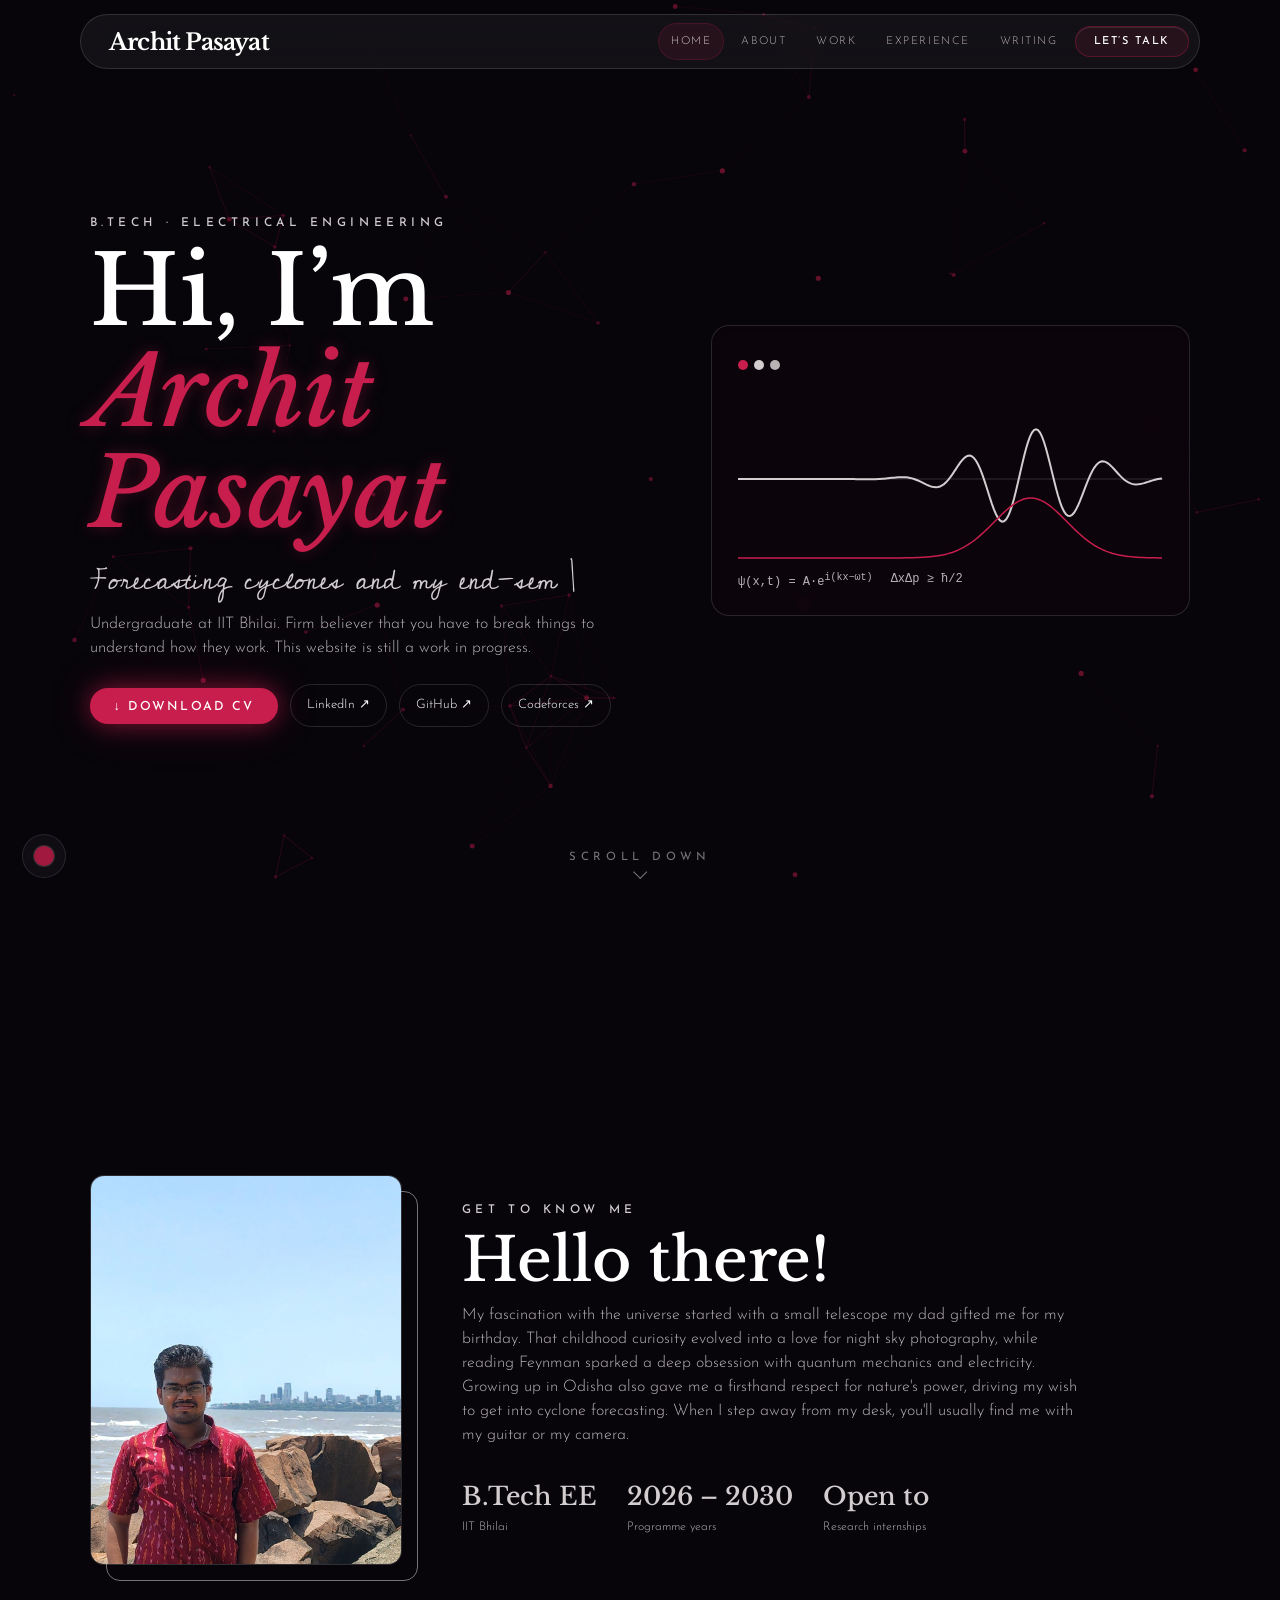
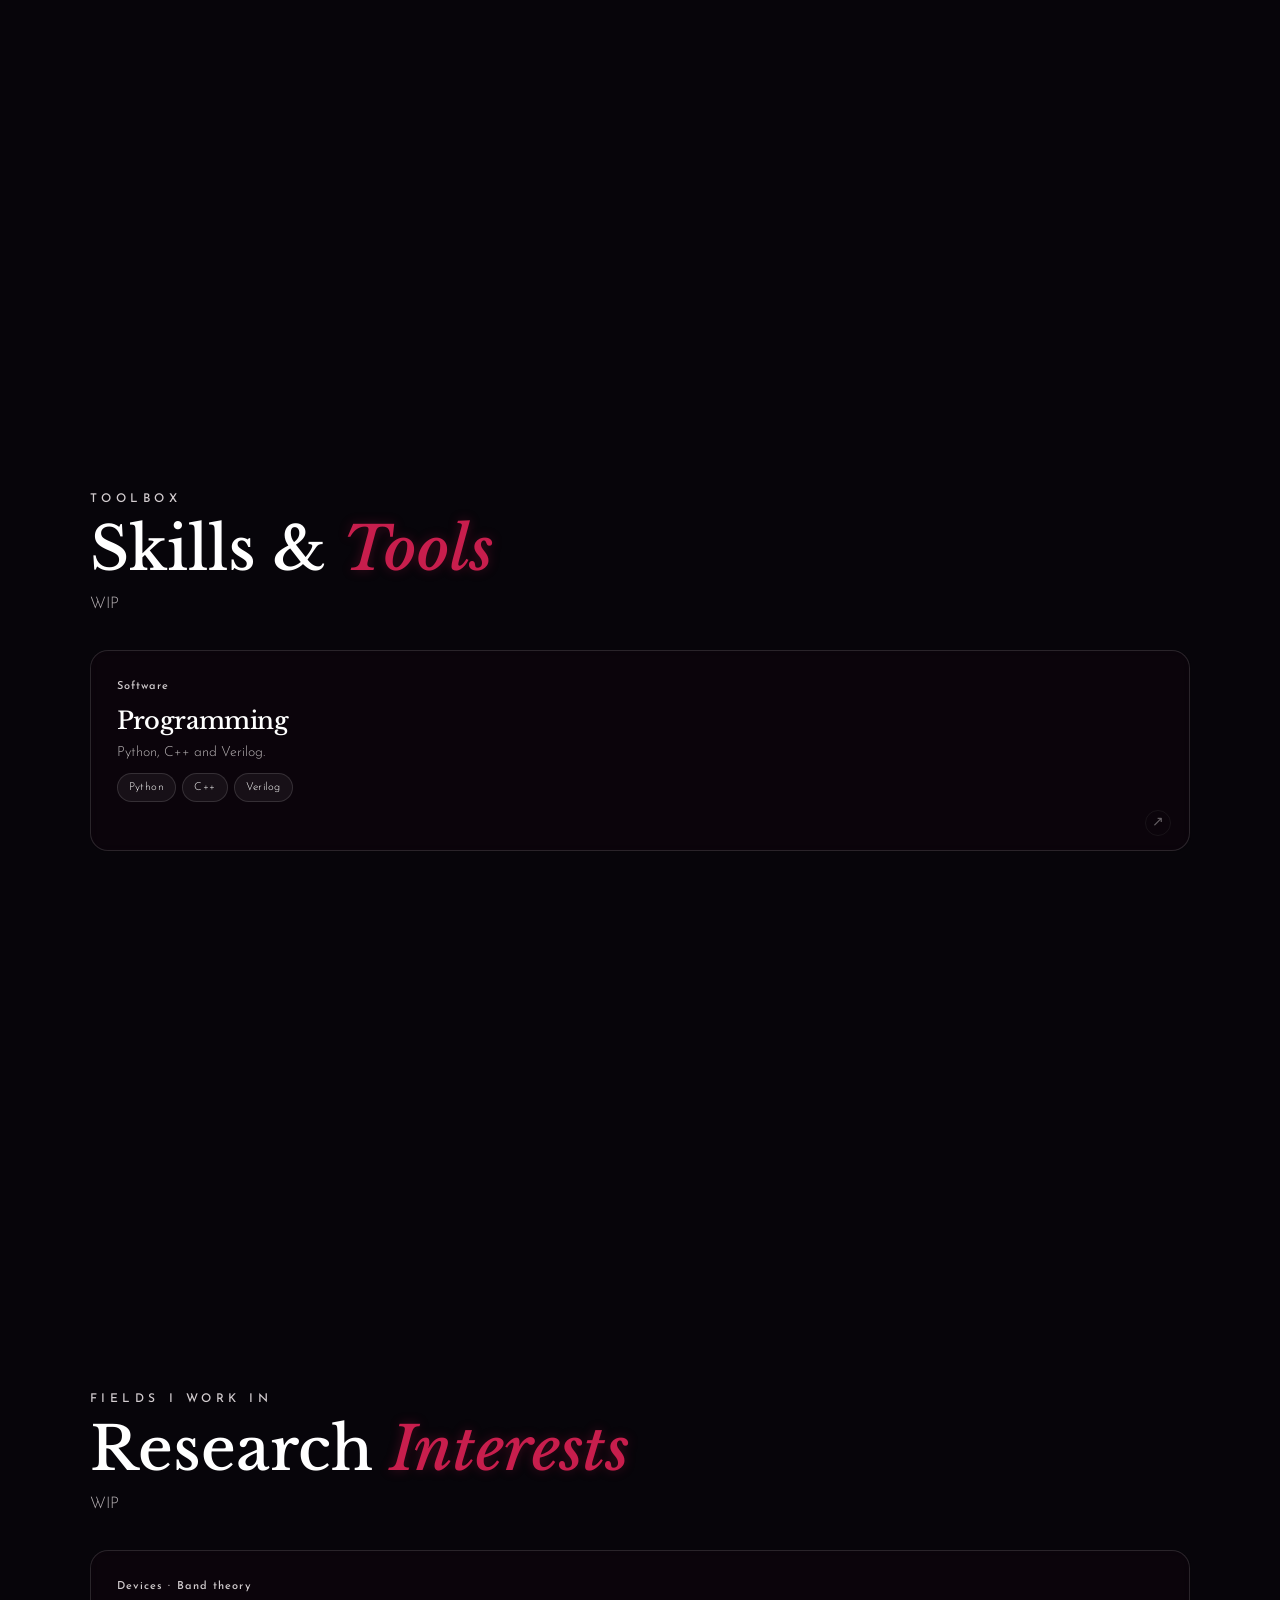
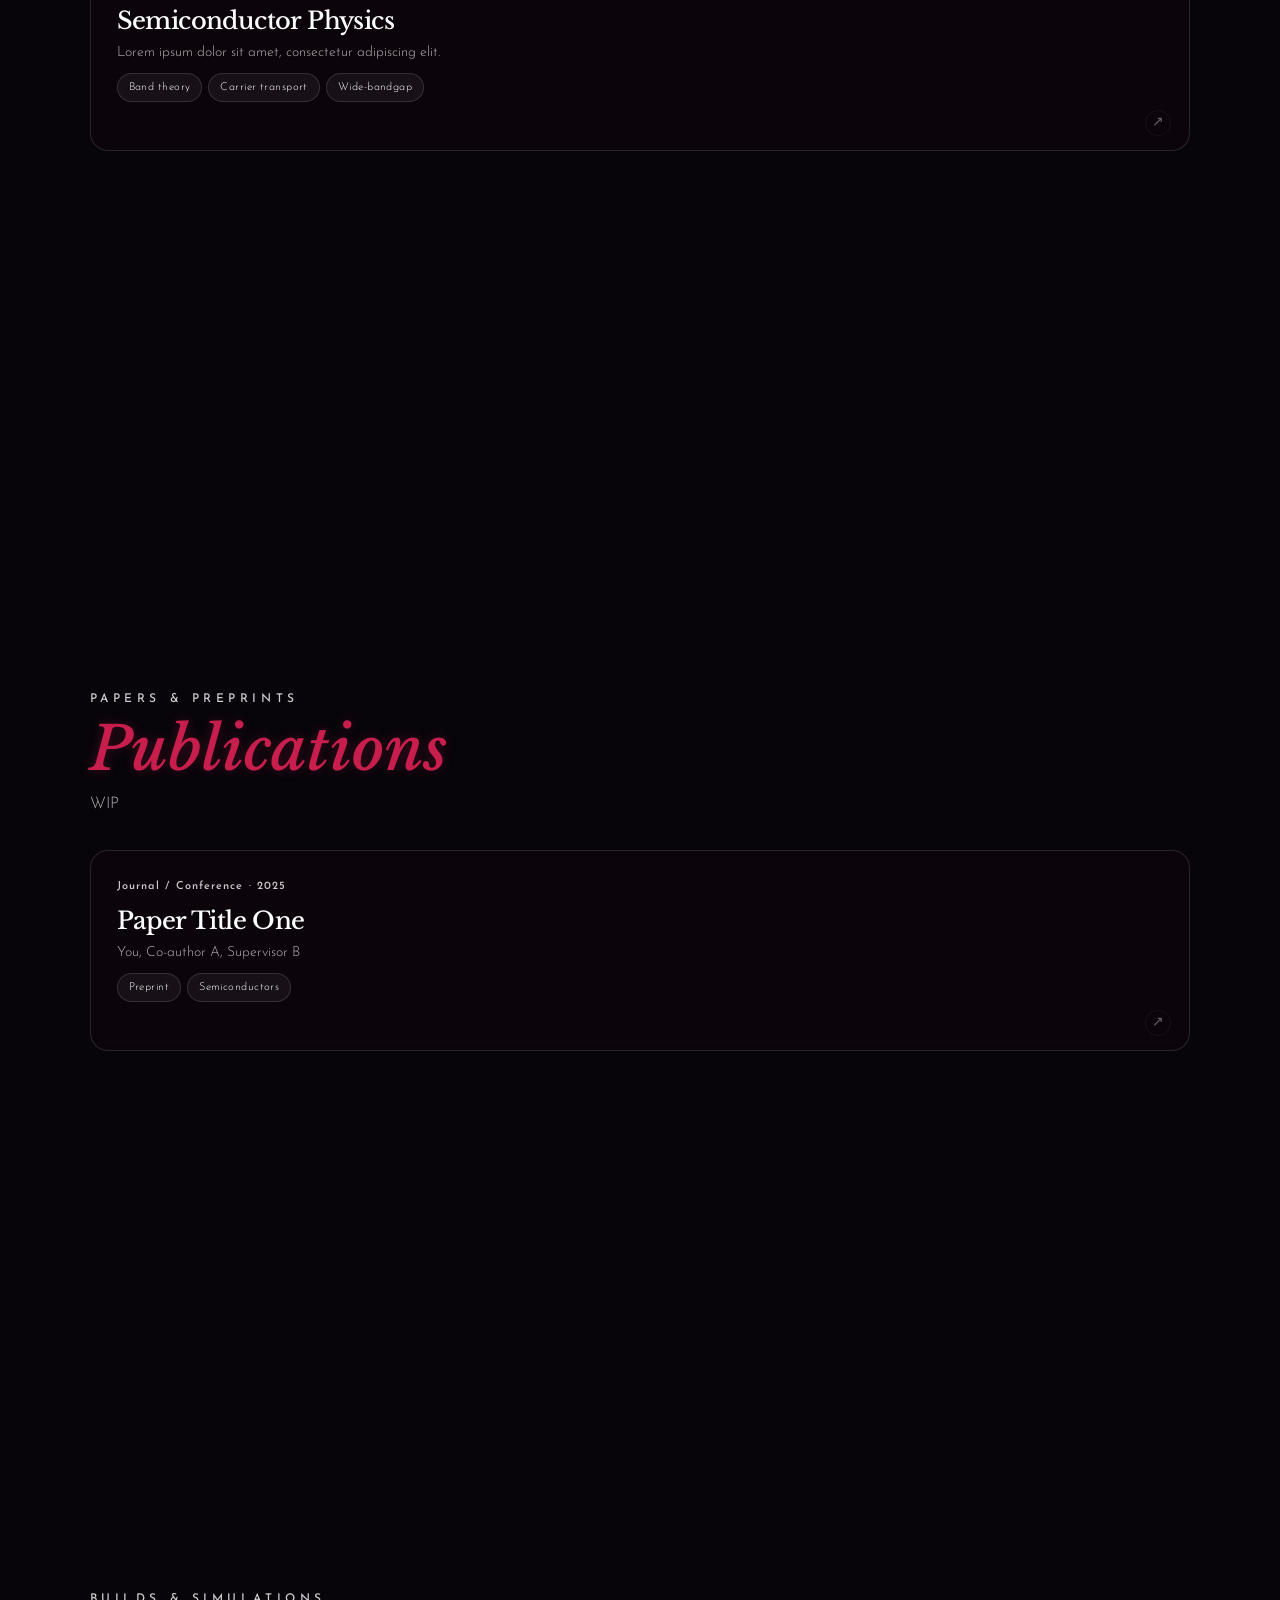
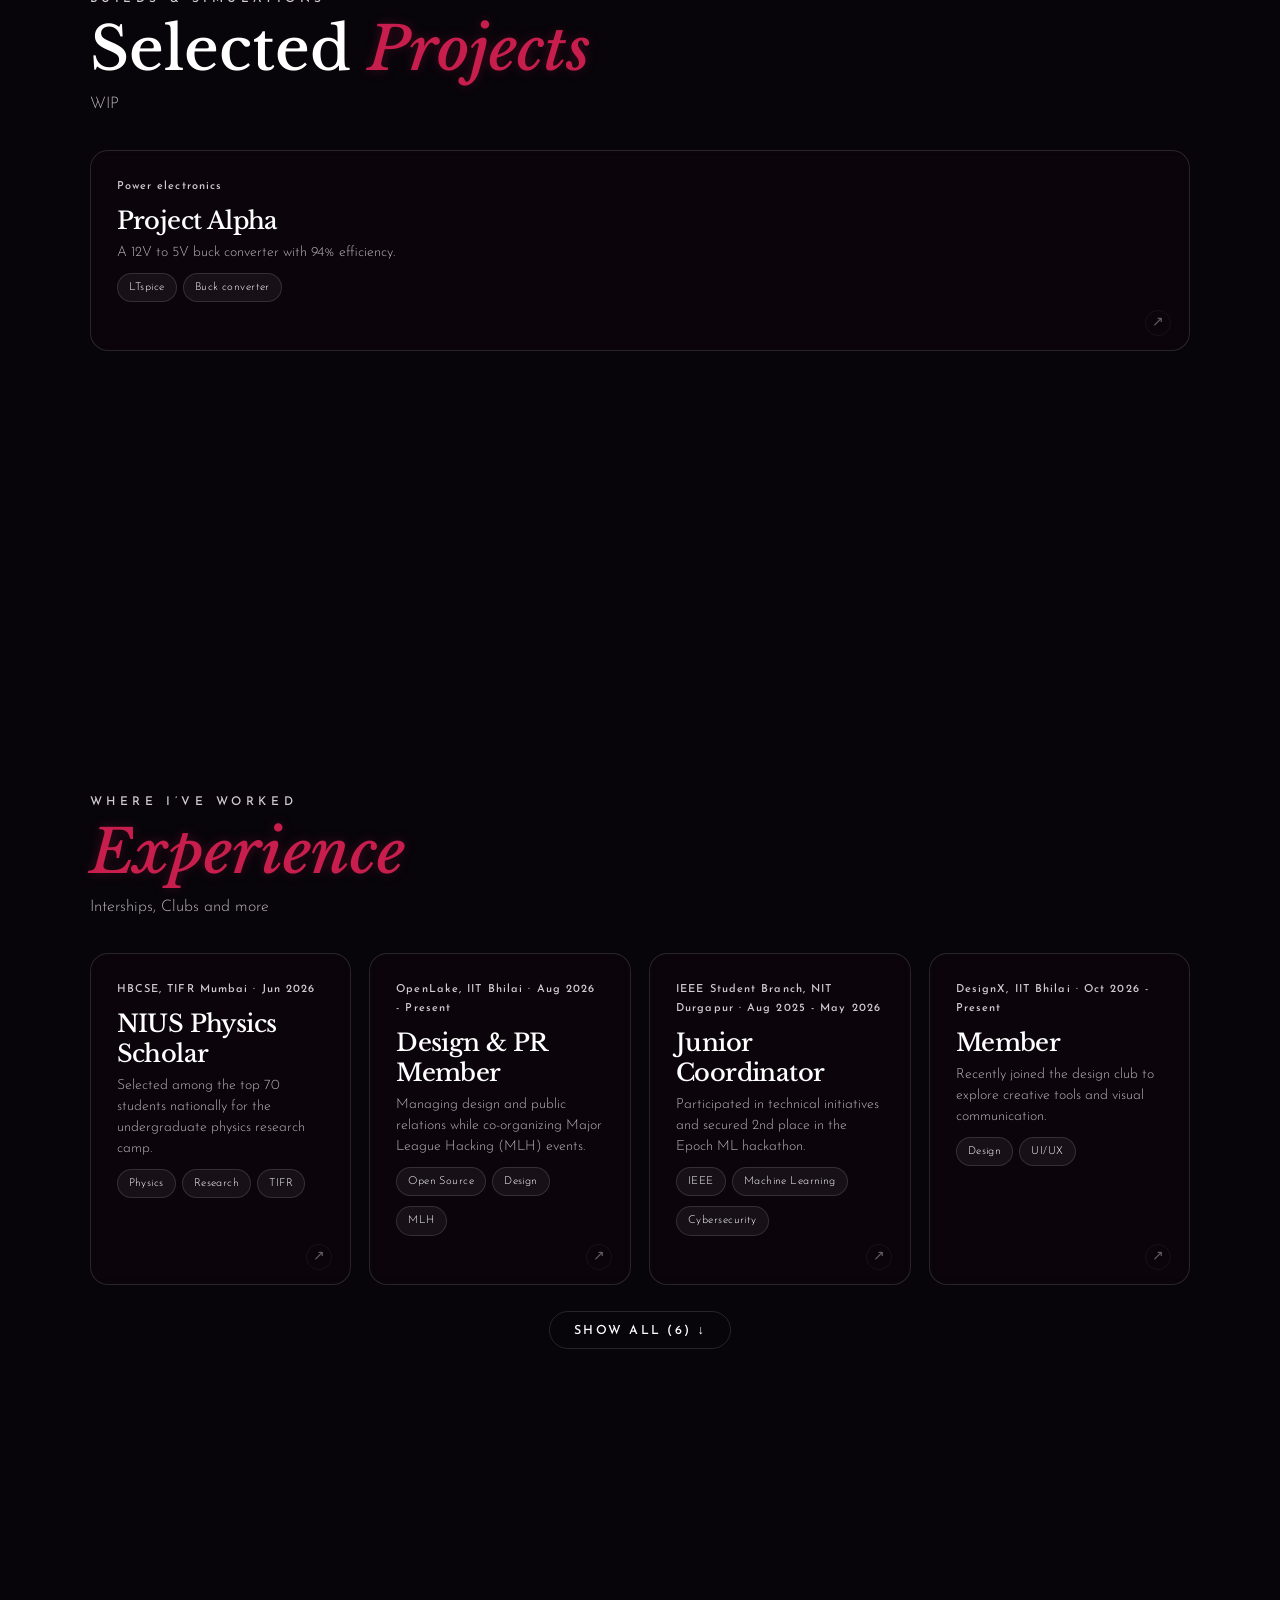
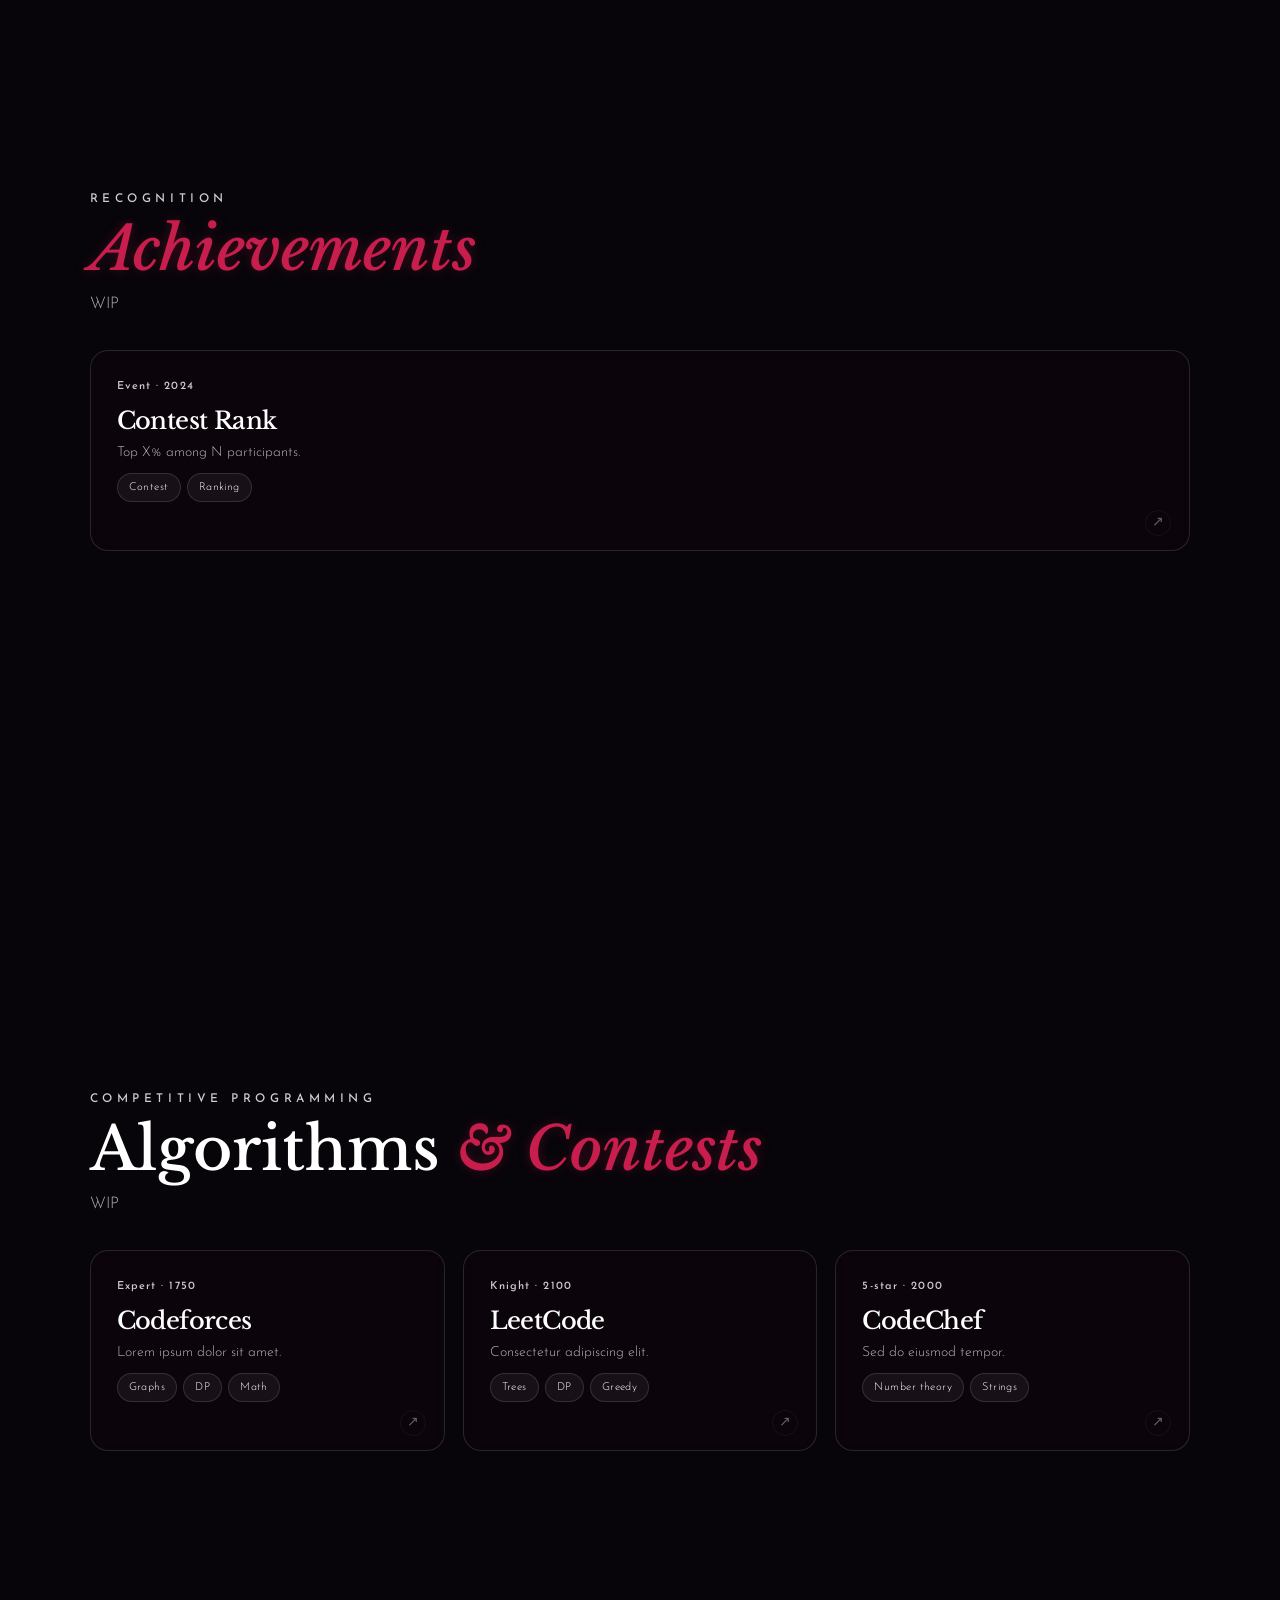
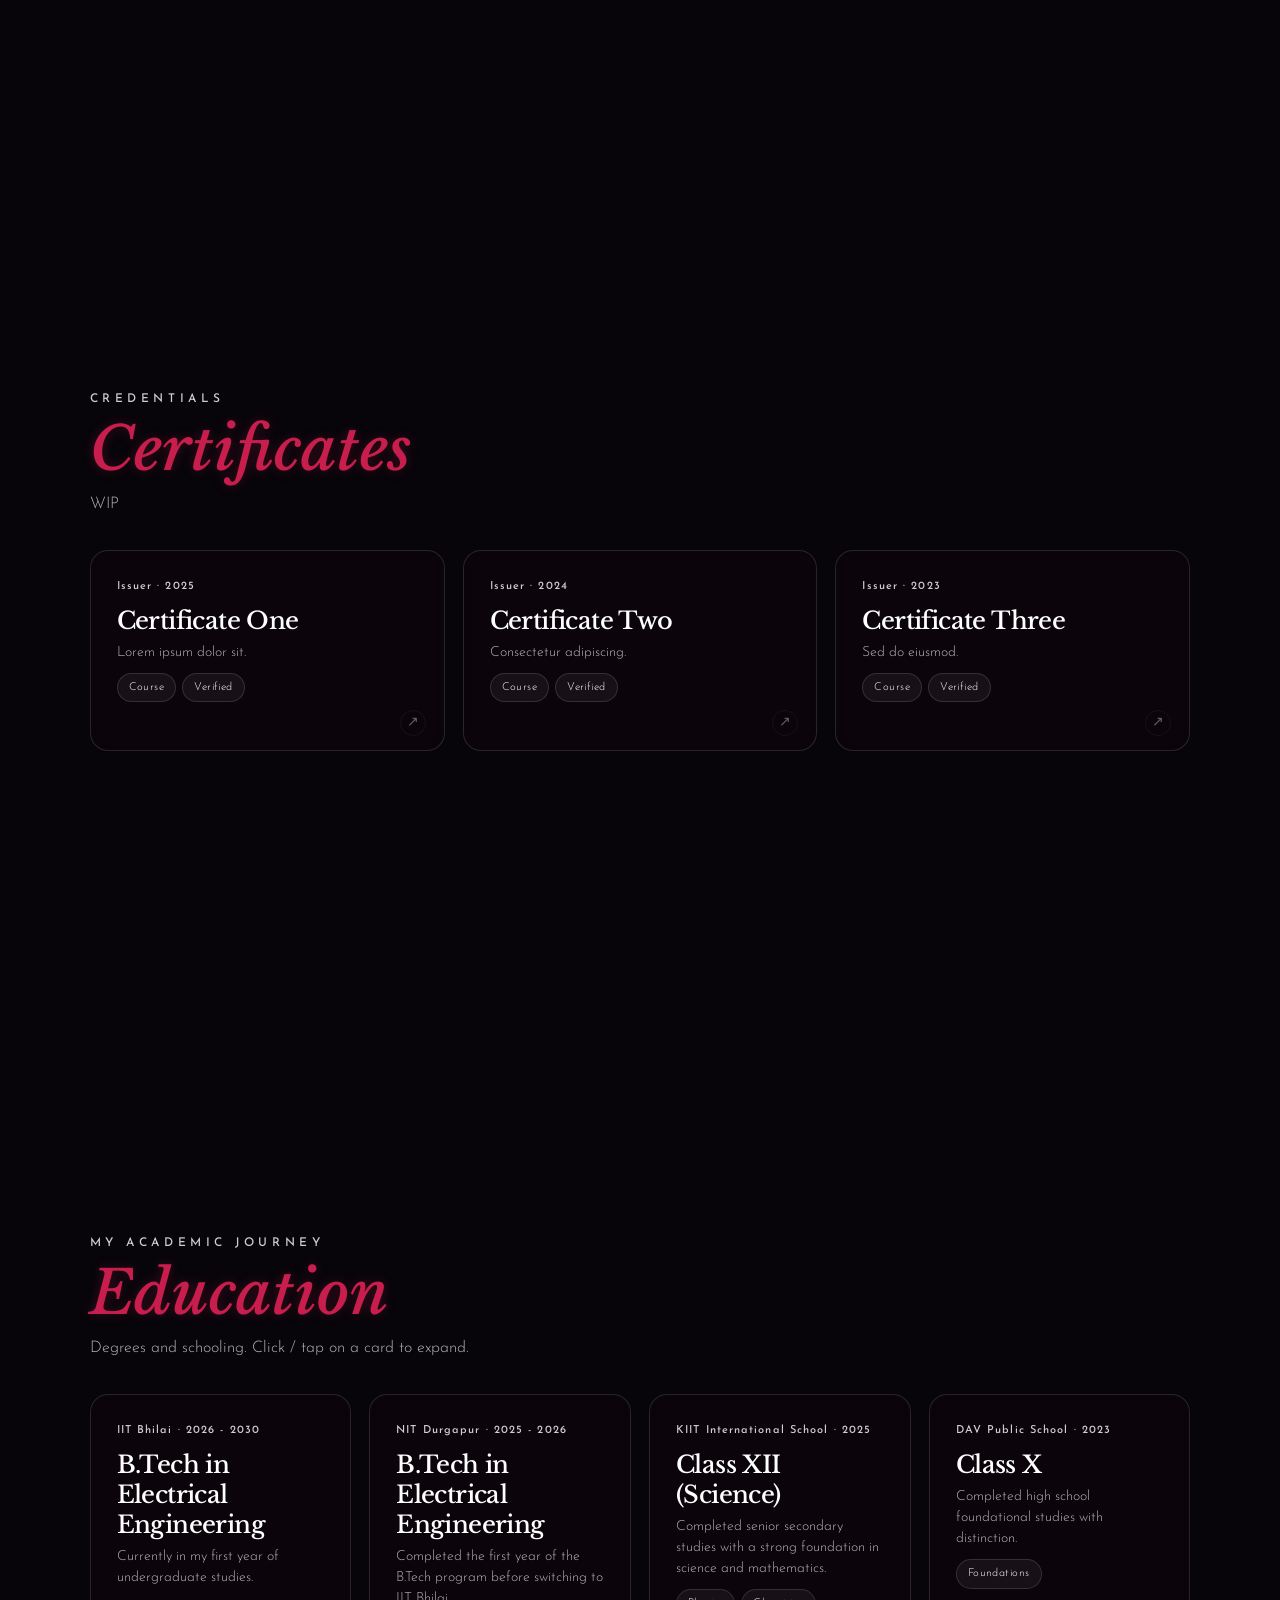
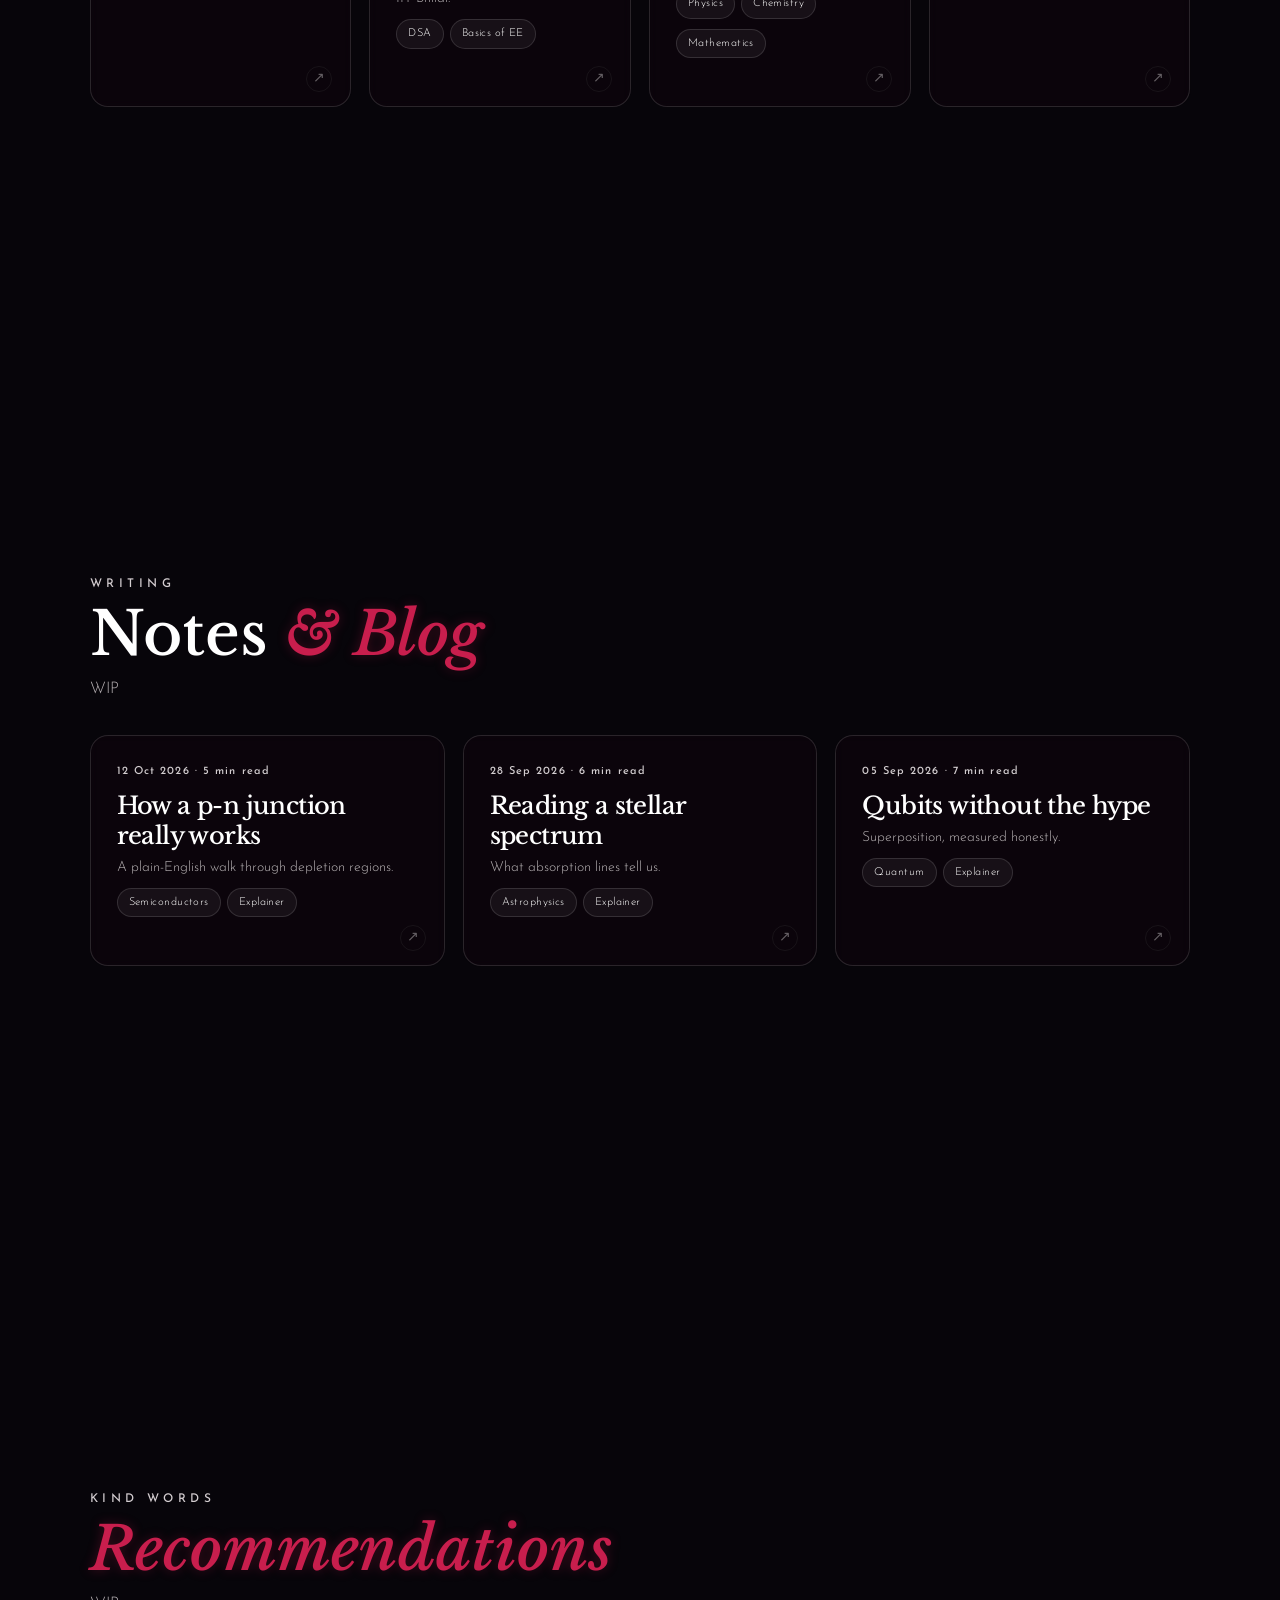
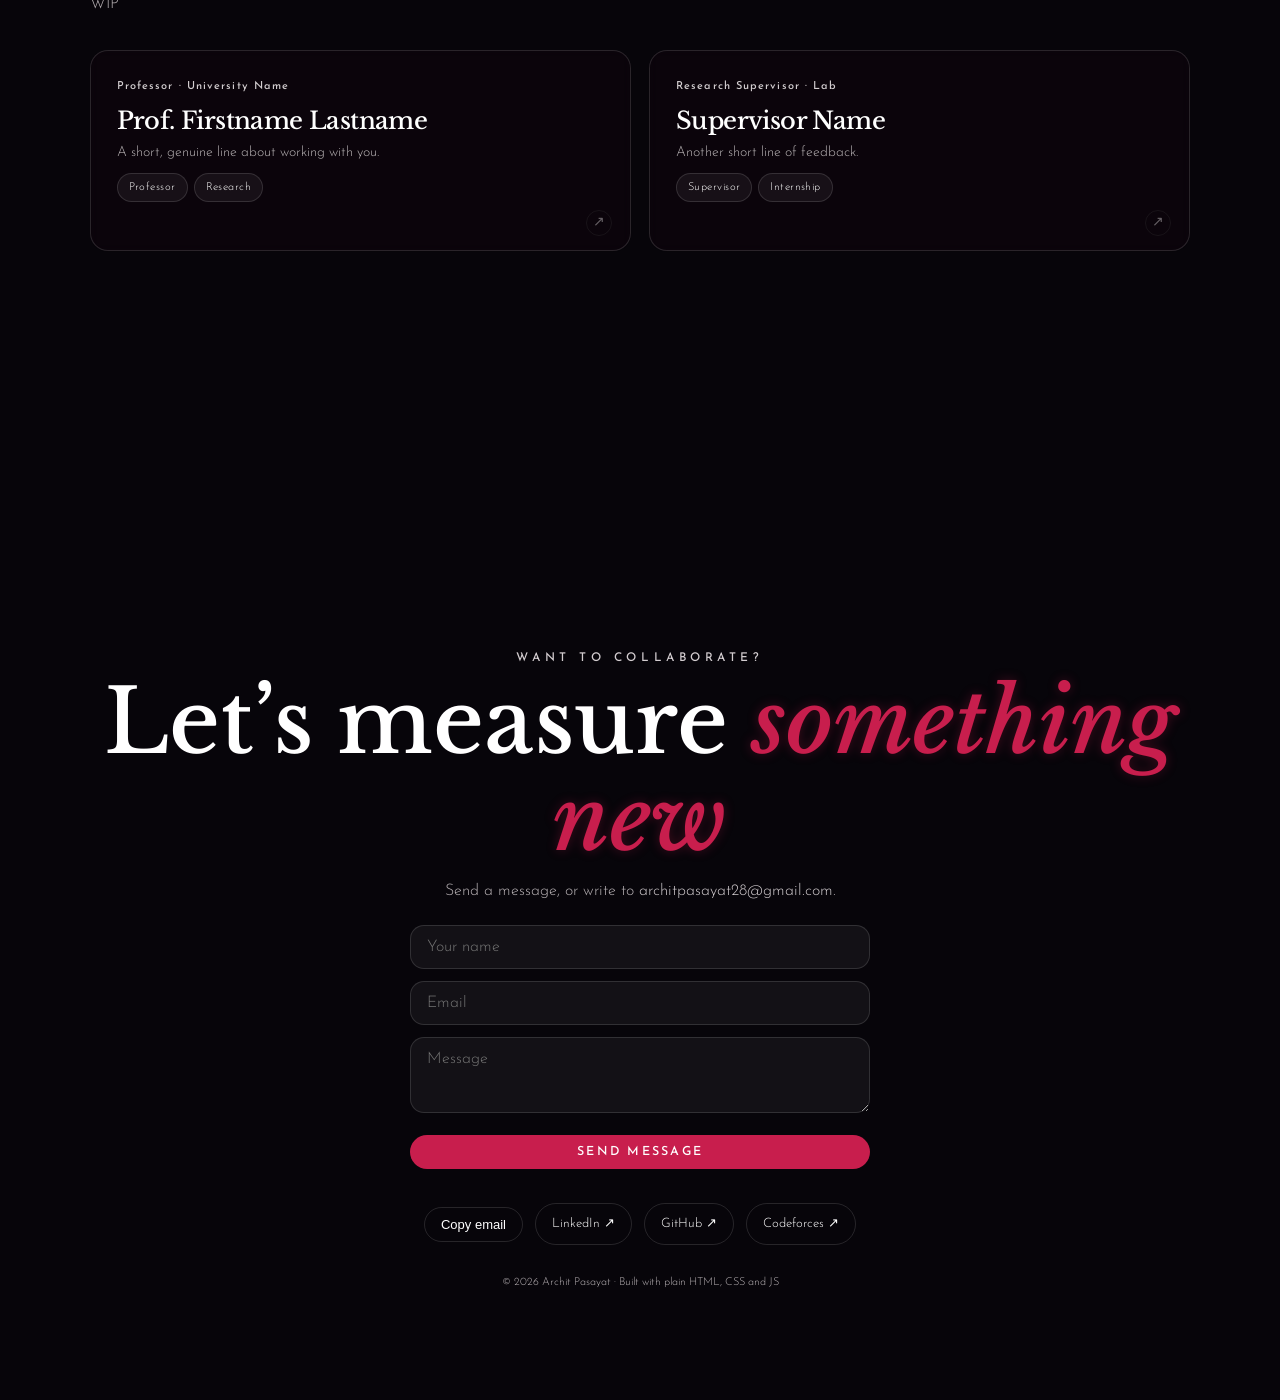
<file: index.html>
<!DOCTYPE html>
<!--
  index.html — the main page.

  Structure
    <head>  title, search-engine and social-share tags, favicons, fonts, stylesheets
    <body>  loader, background canvas, top bar, scroll hint, then one <section> per topic
            (hero, about, eleven card sections, contact)

  Good to know
    - Cards are NOT written here. Every <div data-fill="NAME"> is filled by js/script.js with the
      cards listed under D.NAME in js/data.js. To change cards, edit data.js.
    - Section colours (black, deep colour, white, light gray, then repeating) are assigned automatically.
    - The public site URLs below use the CheckCheck28 GitHub Pages address.
-->
<html lang="en">
<head>
<meta charset="utf-8">
<meta name="viewport" content="width=device-width, initial-scale=1, viewport-fit=cover">

<!-- ===== SEO: what Google shows in search results ===== -->
<title>Archit Pasayat - B.Tech Electrical Engineering</title>
<meta name="description" content="Archit Pasayat - B.Tech Electrical Engineering student at IIT Bhilai (2026–2030)">
<meta name="author" content="Archit Pasayat">
<meta name="robots" content="index, follow">
<link rel="canonical" href="https://checkcheck28.github.io/portfolio/"> <!-- the official address of this page -->

<!-- ===== Browser look ===== -->
<meta name="theme-color" content="#07050a">   <!-- colour of the phone's address bar -->
<meta name="color-scheme" content="dark">

<!-- ===== Favicons (the small icon in the browser tab). All generated from the AP monogram ===== -->
<link rel="icon" href="assets/icons/favicon.svg" type="image/svg+xml">
<link rel="icon" href="assets/icons/favicon-32.png" sizes="32x32" type="image/png">
<link rel="icon" href="assets/icons/favicon-16.png" sizes="16x16" type="image/png">
<link rel="shortcut icon" href="favicon.ico">                              <!-- old browsers -->
<link rel="apple-touch-icon" href="assets/icons/apple-touch-icon.png">    <!-- iPhone home screen -->
<link rel="manifest" href="site.webmanifest">                              <!-- "install as app" info -->

<!-- ===== Social share preview (LinkedIn, WhatsApp, Slack, X) ===== -->
<meta property="og:type" content="website">
<meta property="og:title" content="Archit Pasayat">
<meta property="og:description" content="B.Tech in Electrical Engineering, IIT Bhilai, 2026–2030.">
<meta property="og:image" content="https://checkcheck28.github.io/portfolio/assets/og.png">
<meta property="og:image:width" content="1200">
<meta property="og:image:height" content="630">
<meta property="og:image:alt" content="Archit Pasayat - portfolio">
<meta property="og:url" content="https://checkcheck28.github.io/portfolio/">
<meta name="twitter:card" content="summary_large_image">
<meta name="twitter:title" content="Archit Pasayat - Electrical Engineering">
<meta name="twitter:image" content="https://checkcheck28.github.io/portfolio/assets/og.png">

<!-- ===== Structured data: helps Google understand this page is about a person ===== -->
<script type="application/ld+json">{"@context":"https://schema.org","@type":"Person","name":"Archit Pasayat","jobTitle":"Electrical Engineering Student & Researcher","affiliation":{"@type":"CollegeOrUniversity","name":"IIT Bhilai"},"url":"https://checkcheck28.github.io/portfolio/","sameAs":["https://www.linkedin.com/in/archit-pasayat857/","https://github.com/CheckCheck28"]}</script>

<!-- Re-apply the colour palette chosen with the corner switcher BEFORE the page paints, so there is no flash of the wrong colours -->
<script>try{var p=localStorage.getItem('palette');if(p)document.documentElement.dataset.p=p}catch(e){}</script>

<!-- ===== Fonts + stylesheet =====
     Libre Baskerville = headings, Josefin Sans = body text, Cedarville Cursive = the typing line. -->
<link rel="preconnect" href="https://fonts.googleapis.com">
<link rel="preconnect" href="https://fonts.gstatic.com" crossorigin>
<link rel="stylesheet" href="https://fonts.googleapis.com/css2?family=Cedarville+Cursive&family=Josefin+Sans:wght@300;400;500&family=Libre+Baskerville:ital,wght@0,400;0,700;1,400&display=swap">
<!-- palettes.css holds the colour palettes; it must come BEFORE style.css -->
<link rel="stylesheet" href="css/palettes.css">
<link rel="stylesheet" href="css/style.css">
</head>

<body data-t="black"> <!-- data-t = current colour theme; script.js changes it as you scroll -->

<!-- Accessibility: keyboard users can press Tab once to reveal this and skip the intro -->
<a class="skip" href="#about">Skip to content</a>

<!-- Thin scroll-progress bar at the very top (filled by script.js) -->
<div class="sprog" id="sprog"></div>

<!-- If JavaScript is off, hide the loader (it would never leave) and show a plain message -->
<noscript><style>#loader{display:none}</style><p style="position:relative;z-index:100;padding:90px 24px;text-align:center">This site needs JavaScript to display its content. You can still reach me at <a href="mailto:architpasayat28@gmail.com">architpasayat28@gmail.com</a>.</p></noscript>

<!-- Loading screen: two spinning rings + percentage. script.js slides it away when done -->
<div id="loader"><div class="ring"></div><div class="ring b"></div><div id="pct">0%</div><div id="lt">CALIBRATING INSTRUMENTS…</div><div id="mobile-tip">Best viewed on a desktop</div></div> <!-- shown only on phone-sized screens -->

<!-- Fixed full-screen canvas behind everything: the twinkling star network (drawn by script.js) -->
<canvas id="stars"></canvas>

<!-- Top navigation bar: your name on the left, a wide gap, then the links on the right.
     Links jump to a section. On phones only the name and the button stay. -->
<nav>
  <a class="brand" href="#home">Archit Pasayat</a>
  <div class="links">
    <a class="l" href="#home">Home</a>
    <a class="l" href="#about">About</a>
    <a class="l" href="#projects">Work</a>      <!-- goes to the Projects section -->
    <a class="l" href="#experience">Experience</a>
    <a class="l" href="#notes">Writing</a>       <!-- goes to Notes & Blog -->
    <a class="btn" href="#contact">Let’s talk</a>
  </div>
</nav>

<!-- "Scroll down" hint appears on the first section; the last section offers "Back to top". -->
<button class="scroll" id="scrolldown" aria-label="Scroll down"><span id="sdlabel">Scroll down</span><i class="chev"></i></button>

<main>

<!-- ================= 1. HERO: first thing visitors see ================= -->
<section id="home">
  <div class="hero">
    <div>
      <div class="tag">B.Tech · Electrical Engineering</div>
      <h1>Hi, I’m <span>Archit Pasayat</span></h1>
      <div class="type" id="type"></div> <!-- the typing animation text is written here -->
      <p class="sub" style="margin-bottom:0">Undergraduate at IIT Bhilai. Firm believer that you have to break things to understand how they work. This website is still a work in progress.</p>
      <div class="row">
        <a class="btn" id="cv" href="#" download>↓ Download CV</a> <!-- href is set from SITE.cv in data.js -->
        <span class="socials row" style="margin:0"></span>           <!-- social buttons are filled from SITE.links -->
      </div>
    </div>
    <!-- Right side: a card with a moving quantum wave-packet (drawn on the canvas by script.js) -->
    <div class="card wave"><div class="dotsr"><i></i><i></i><i></i></div><canvas id="wv" height="170"></canvas>
      <div class="ro"><span>ψ(x,t) = A·e<sup>i(kx−ωt)</sup></span><span>ΔxΔp ≥ ħ/2</span></div></div>
  </div>
</section>

<!-- ================= 2. ABOUT: photo + short bio ================= -->
<section id="about">
  <div class="about">
    <!-- A framed box (with an offset outline behind it). Shows initials until assets/photo.jpg exists; onerror removes a missing image -->
    <div class="photo-wrap rv"><div class="photo"><span>AP</span><img src="assets/photo.jpg" alt="Portrait of Archit Pasayat" onerror="this.remove()"></div></div>
    <div class="rv"><div class="tag">Get to know me</div><h2>Hello there!</h2>
      <p class="sub" style="max-width:620px">My fascination with the universe started with a small telescope my dad gifted me for my birthday. That childhood curiosity evolved into a love for night sky photography, while reading Feynman sparked a deep obsession with quantum mechanics and electricity. Growing up in Odisha also gave me a firsthand respect for nature's power, driving my wish to get into cyclone forecasting. When I step away from my desk, you'll usually find me with my guitar or my camera.</p>
      <!-- Three quick facts -->
      <div class="facts"><div><b>B.Tech EE</b><small>IIT Bhilai</small></div><div><b>2026 – 2030</b><small>Programme years</small></div><div><b>Open to</b><small>Research internships</small></div></div>
    </div>
  </div>
</section>

<!-- ================= CARD SECTIONS =================
     Each one is empty on purpose: script.js fills <div data-fill="NAME"> with the cards
     listed under D.NAME in data.js. To change the cards, edit data.js, not this file. -->
<section id="skills"><div class="tag">Toolbox</div><h2>Skills &amp; <em>Tools</em></h2><p class="sub">WIP</p><div class="grid" data-fill="skills"></div></section>
<section id="research"><div class="tag">Fields I work in</div><h2>Research <em>Interests</em></h2><p class="sub">WIP</p><div class="grid" data-fill="research"></div></section>
<section id="publications"><div class="tag">Papers &amp; preprints</div><h2><em>Publications</em></h2><p class="sub">WIP</p><div class="grid" data-fill="publications"></div></section>
<section id="projects"><div class="tag">Builds &amp; simulations</div><h2>Selected <em>Projects</em></h2><p class="sub">WIP</p><div class="grid" data-fill="projects"></div></section>
<section id="experience"><div class="tag">Where I’ve worked</div><h2><em>Experience</em></h2><p class="sub">Interships, Clubs and more</p><div class="grid" data-fill="experience"></div></section>
<section id="achievements"><div class="tag">Recognition</div><h2><em>Achievements</em></h2><p class="sub">WIP</p><div class="grid" data-fill="achievements"></div></section>
<section id="cp"><div class="tag">Competitive Programming</div><h2>Algorithms <em>&amp; Contests</em></h2><p class="sub">WIP</p><div class="grid" data-fill="cp"></div></section>
<section id="certs"><div class="tag">Credentials</div><h2><em>Certificates</em></h2><p class="sub">WIP</p><div class="grid" data-fill="certs"></div></section>
<section id="edu"><div class="tag">My academic journey</div><h2><em>Education</em></h2><p class="sub">Degrees and schooling. Click / tap on a card to expand.</p><div class="grid" data-fill="edu"></div></section>
<section id="notes"><div class="tag">Writing</div><h2>Notes <em>&amp; Blog</em></h2><p class="sub">WIP</p><div class="grid" data-fill="notes"></div></section>
<section id="testimonials"><div class="tag">Kind words</div><h2><em>Recommendations</em></h2><p class="sub">WIP</p><div class="grid" data-fill="testimonials"></div></section>

<!-- ================= LAST: CONTACT ================= -->
<section id="contact" class="contact">
  <div class="tag">Want to collaborate?</div><h2>Let’s measure <em>something new</em></h2>
  <!-- the email link below is filled from SITE.email in data.js -->
  <p class="sub" style="margin:0 auto 22px">Send a message, or write to <a id="mail" style="color:var(--acc)" href="mailto:architpasayat28@gmail.com">architpasayat28@gmail.com</a>.</p>
  <!-- Form is handled by script.js (opens mail app, or posts to Formspree if configured) -->
  <form id="cf" style="max-width:460px;width:100%;text-align:left">
    <input name="name" placeholder="Your name" required>
    <input name="email" type="email" placeholder="Email" required>
    <textarea name="message" rows="3" placeholder="Message" required></textarea>
    <button class="btn" style="width:100%" type="submit">Send Message</button>
    <p id="fs" class="sub" style="margin:10px 0 0;font-size:12px"></p> <!-- status message appears here -->
  </form>
  <div class="row" style="justify-content:center"><button class="soc" id="copy" type="button">Copy email</button><span class="socials row" style="margin:0"></span></div>
  <p class="sub" style="margin:30px 0 0;font-size:11px">© <span id="yr">2026</span> Archit Pasayat · Built with plain HTML, CSS and JS</p>
</section>
</main>

<!-- Scripts: data.js must load BEFORE script.js because script.js reads SITE and D from it -->
<script src="js/data.js"></script>
<script src="js/script.js"></script>
<script src="js/palette.js"></script>     <!-- the colour-palette switcher -->
<script src="js/transition.js"></script> <!-- fade between pages -->
</body>
</html>
</file>
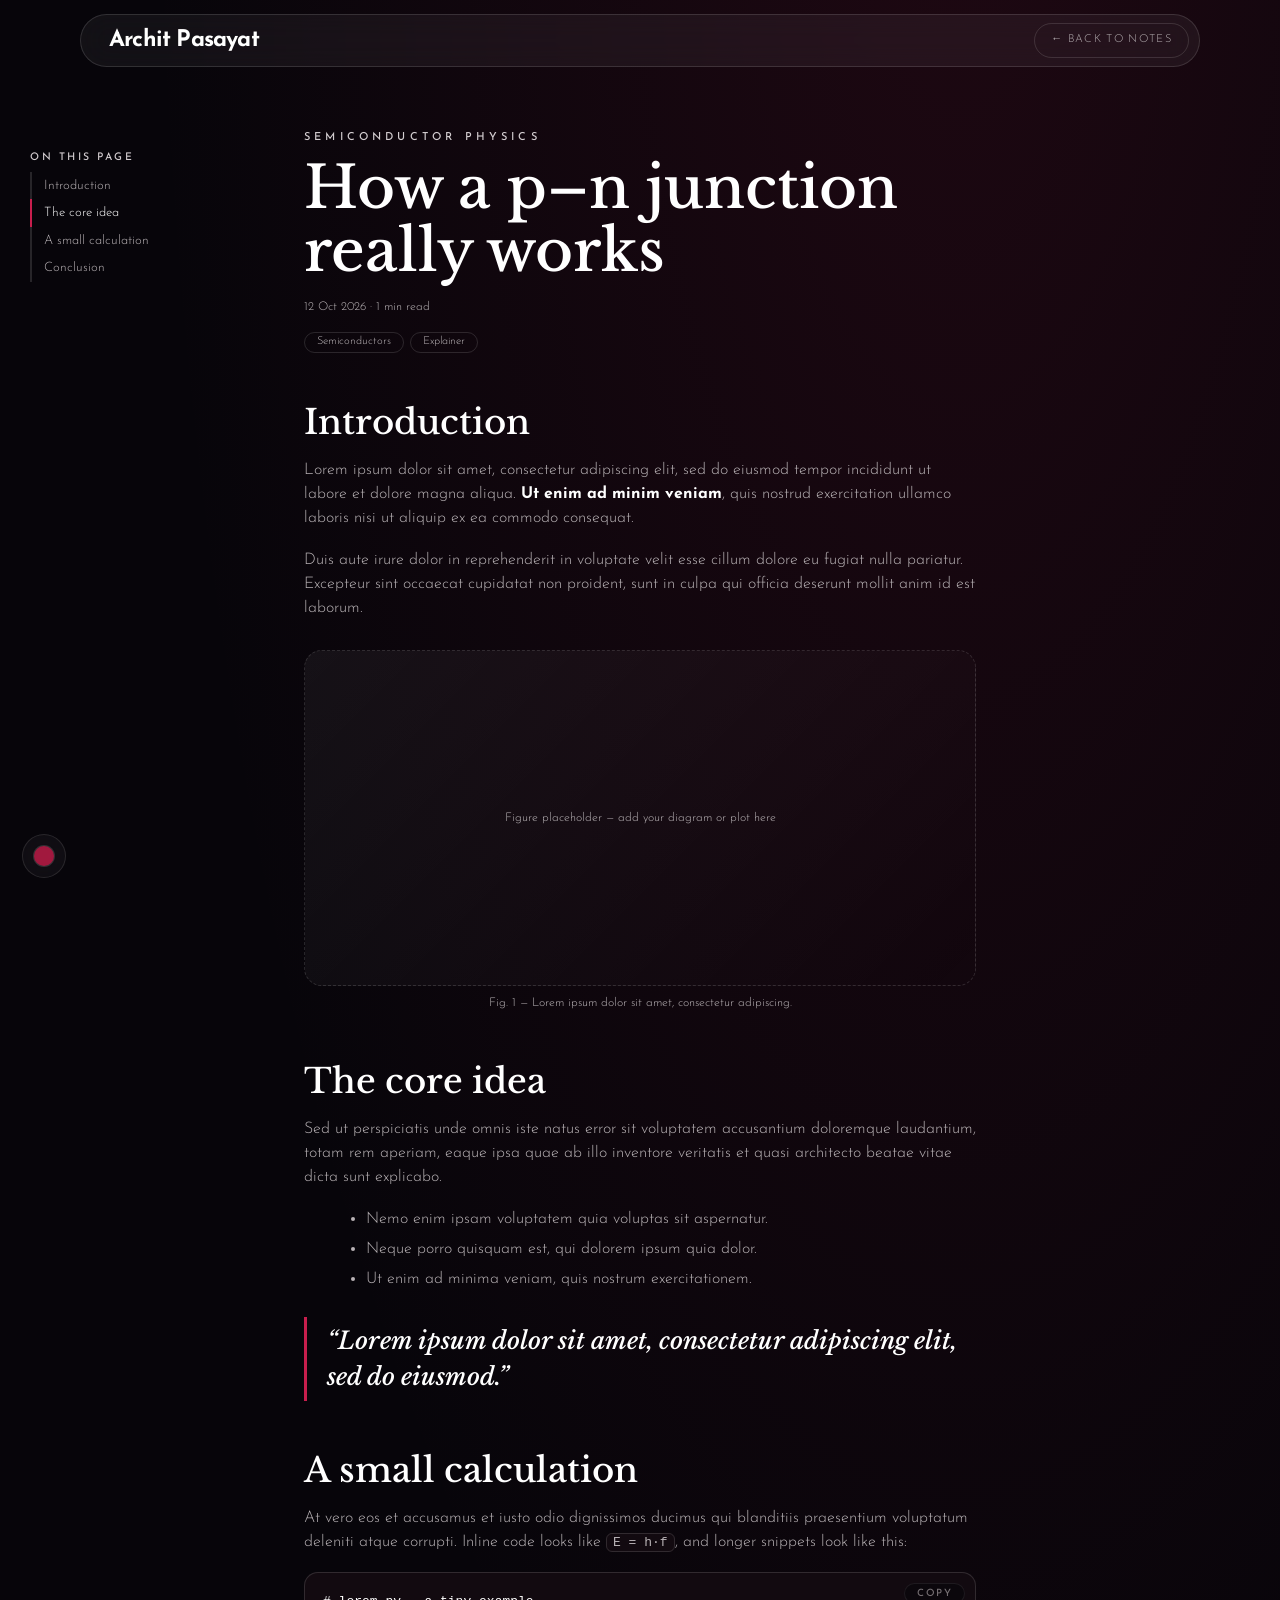
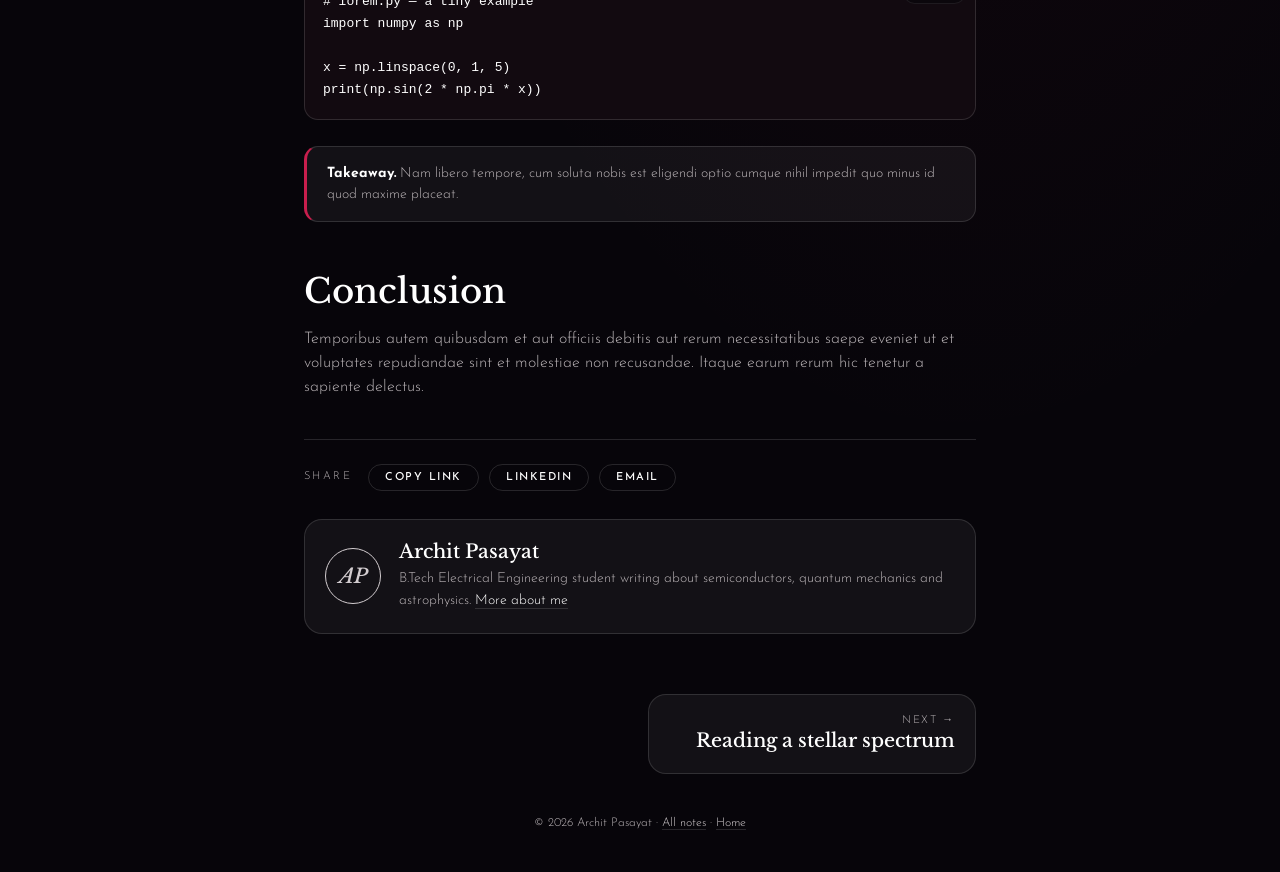
<file: blog/blog1.html>
<!DOCTYPE html>
<!--
  blog1.html — one blog post. To add a new post:
    1. Copy this file, keep it inside the blog/ folder, and name it blog4.html
    2. Change the title, date, tags and the article text below (and the two canonical / og URLs in the head)
    3. Add a card for it in js/data.js (D.notes) with  href:'./blog/blog4.html'
    4. Update the Previous / Next links at the bottom, and add the page to sitemap.xml (in the site's top folder)
  Styling comes from ../css/blog.css, behaviour from ../js/blog.js.
  Automatic (you write nothing for these): table of contents from the <h2> headings, heading links, copy buttons on code,
  read time, share buttons, back-to-top button, reading-progress bar,
  colour-palette switcher (js/palette.js) and the fade when leaving the page (js/transition.js).
-->
<html lang="en">
<head>
<meta charset="utf-8">
<meta name="viewport" content="width=device-width, initial-scale=1">

<!-- Apply the saved palette before the page paints to keep the blog in sync with the main site. -->
<meta name="theme-color" content="#07050a"> <!-- phone browser-bar colour; blog.js keeps it in sync -->
<script>try{var p=localStorage.getItem('palette');if(p)document.documentElement.dataset.p=p}catch(e){}</script>

<!-- SEO + social-share info for this post -->
<title>How a p–n junction really works — Archit Pasayat</title>
<meta name="description" content="How a p–n junction really works — a short note on semiconductor physics.">
<link rel="canonical" href="https://checkcheck28.github.io/portfolio/blog/blog1.html">
<meta property="og:type" content="article">
<meta property="og:title" content="How a p–n junction really works">
<meta property="og:image" content="https://checkcheck28.github.io/portfolio/assets/og.png">

<!-- Favicons (same set as the main site) -->
<link rel="icon" href="../assets/icons/favicon.svg" type="image/svg+xml">
<link rel="icon" href="../assets/icons/favicon-32.png" sizes="32x32" type="image/png">
<link rel="apple-touch-icon" href="../assets/icons/apple-touch-icon.png">

<!-- Fonts + shared blog stylesheet -->
<link rel="preconnect" href="https://api.fontshare.com">
<link rel="stylesheet" href="https://fonts.googleapis.com/css2?family=Josefin+Sans:wght@300;400;500&family=Libre+Baskerville:ital,wght@0,400;0,700;1,400&display=swap">
<link rel="stylesheet" href="https://api.fontshare.com/v2/css?f[]=satoshi@700&display=swap">
<!-- palettes.css (the colour palettes) must come BEFORE blog.css -->
<link rel="stylesheet" href="../css/palettes.css">
<link rel="stylesheet" href="../css/blog.css">
</head>
<body>

<!-- Accessibility: Tab once to reveal this link and jump straight to the article -->
<a class="skip" href="#content">Skip to article</a>

<!-- Thin reading-progress bar at the very top (filled by blog.js) -->
<div class="progress" id="progress"></div>

<!-- Top bar: main-site identity and a link back to the Notes section -->
<div class="bar">
  <a class="brand" href="../index.html">Archit Pasayat</a>
  <a class="back" href="../index.html#notes">← Back to notes</a>
</div>

<main id="content">
  <!-- ===== Post header: topic, title, date, tags ===== -->
  <div class="tag">Semiconductor physics</div>
  <h1>How a p–n junction really works</h1>
  <div class="meta">12 Oct 2026 · <span id="rt">5 min read</span></div> <!-- read time is recalculated by blog.js -->
  <span class="chip">Semiconductors</span><span class="chip">Explainer</span>

  <article>
    <!-- ===== Introduction ===== -->
    <h2>Introduction</h2>
    <p>Lorem ipsum dolor sit amet, consectetur adipiscing elit, sed do eiusmod tempor incididunt ut labore et dolore magna aliqua. <strong>Ut enim ad minim veniam</strong>, quis nostrud exercitation ullamco laboris nisi ut aliquip ex ea commodo consequat.</p>
    <p>Duis aute irure dolor in reprehenderit in voluptate velit esse cillum dolore eu fugiat nulla pariatur. Excepteur sint occaecat cupidatat non proident, sunt in culpa qui officia deserunt mollit anim id est laborum.</p>

    <!-- ===== Figure: swap the placeholder box for  <img src="../assets/blog/fig1.png" alt="description">  ===== -->
    <figure class="fig">
      <div class="ph">Figure placeholder — add your diagram or plot here</div>
      <figcaption>Fig. 1 — Lorem ipsum dolor sit amet, consectetur adipiscing.</figcaption>
    </figure>

    <!-- ===== Main section ===== -->
    <h2>The core idea</h2>
    <p>Sed ut perspiciatis unde omnis iste natus error sit voluptatem accusantium doloremque laudantium, totam rem aperiam, eaque ipsa quae ab illo inventore veritatis et quasi architecto beatae vitae dicta sunt explicabo.</p>
    <ul>
      <li>Nemo enim ipsam voluptatem quia voluptas sit aspernatur.</li>
      <li>Neque porro quisquam est, qui dolorem ipsum quia dolor.</li>
      <li>Ut enim ad minima veniam, quis nostrum exercitationem.</li>
    </ul>

    <!-- A pull quote -->
    <blockquote>“Lorem ipsum dolor sit amet, consectetur adipiscing elit, sed do eiusmod.”</blockquote>

    <!-- ===== A short code / maths block ===== -->
    <h2>A small calculation</h2>
    <p>At vero eos et accusamus et iusto odio dignissimos ducimus qui blanditiis praesentium voluptatum deleniti atque corrupti. Inline code looks like <code>E = h·f</code>, and longer snippets look like this:</p>
<pre><code># lorem.py — a tiny example
import numpy as np

x = np.linspace(0, 1, 5)
print(np.sin(2 * np.pi * x))</code></pre>

    <!-- A highlighted note -->
    <div class="callout"><b>Takeaway.</b> Nam libero tempore, cum soluta nobis est eligendi optio cumque nihil impedit quo minus id quod maxime placeat.</div>

    <!-- ===== Conclusion ===== -->
    <h2>Conclusion</h2>
    <p>Temporibus autem quibusdam et aut officiis debitis aut rerum necessitatibus saepe eveniet ut et voluptates repudiandae sint et molestiae non recusandae. Itaque earum rerum hic tenetur a sapiente delectus.</p>
  </article>

  <!-- ===== Share row (links are filled in by blog.js) ===== -->
  <div class="share">
    <span>Share</span>
    <button class="chipbtn" id="copylink" type="button">Copy link</button>
    <a class="chipbtn" id="sh-li" href="#" target="_blank" rel="noopener">LinkedIn</a>
    <a class="chipbtn" id="sh-mail" href="#">Email</a>
  </div>

  <!-- ===== Author box: edit the name and the one-line bio ===== -->
  <div class="author">
    <div class="av">AP</div>
    <div><b>Archit Pasayat</b><p>B.Tech Electrical Engineering student writing about semiconductors, quantum mechanics and astrophysics. <a href="../index.html#about">More about me</a></p></div>
  </div>
</main>

<!-- ===== Previous / next post (add class "off" to a link to hide it) ===== -->
<nav class="pn">
  <a class="prev off" href="#" aria-hidden="true"><small>← Previous</small><span>&nbsp;</span></a>
  <a class="next" href="blog2.html"><small>Next →</small><span>Reading a stellar spectrum</span></a>
</nav>

<footer>© 2026 Archit Pasayat · <a href="../index.html#notes">All notes</a> · <a href="../index.html">Home</a></footer>

<!-- Back-to-top button: appears after scrolling down -->
<button class="top" id="top" aria-label="Back to top">↑</button>

<script src="../js/blog.js"></script>
<script src="../js/palette.js"></script>     <!-- corner colour-palette switcher (shared with the main page) -->
<script src="../js/transition.js"></script> <!-- fade between pages -->
</body>
</html>
</file>
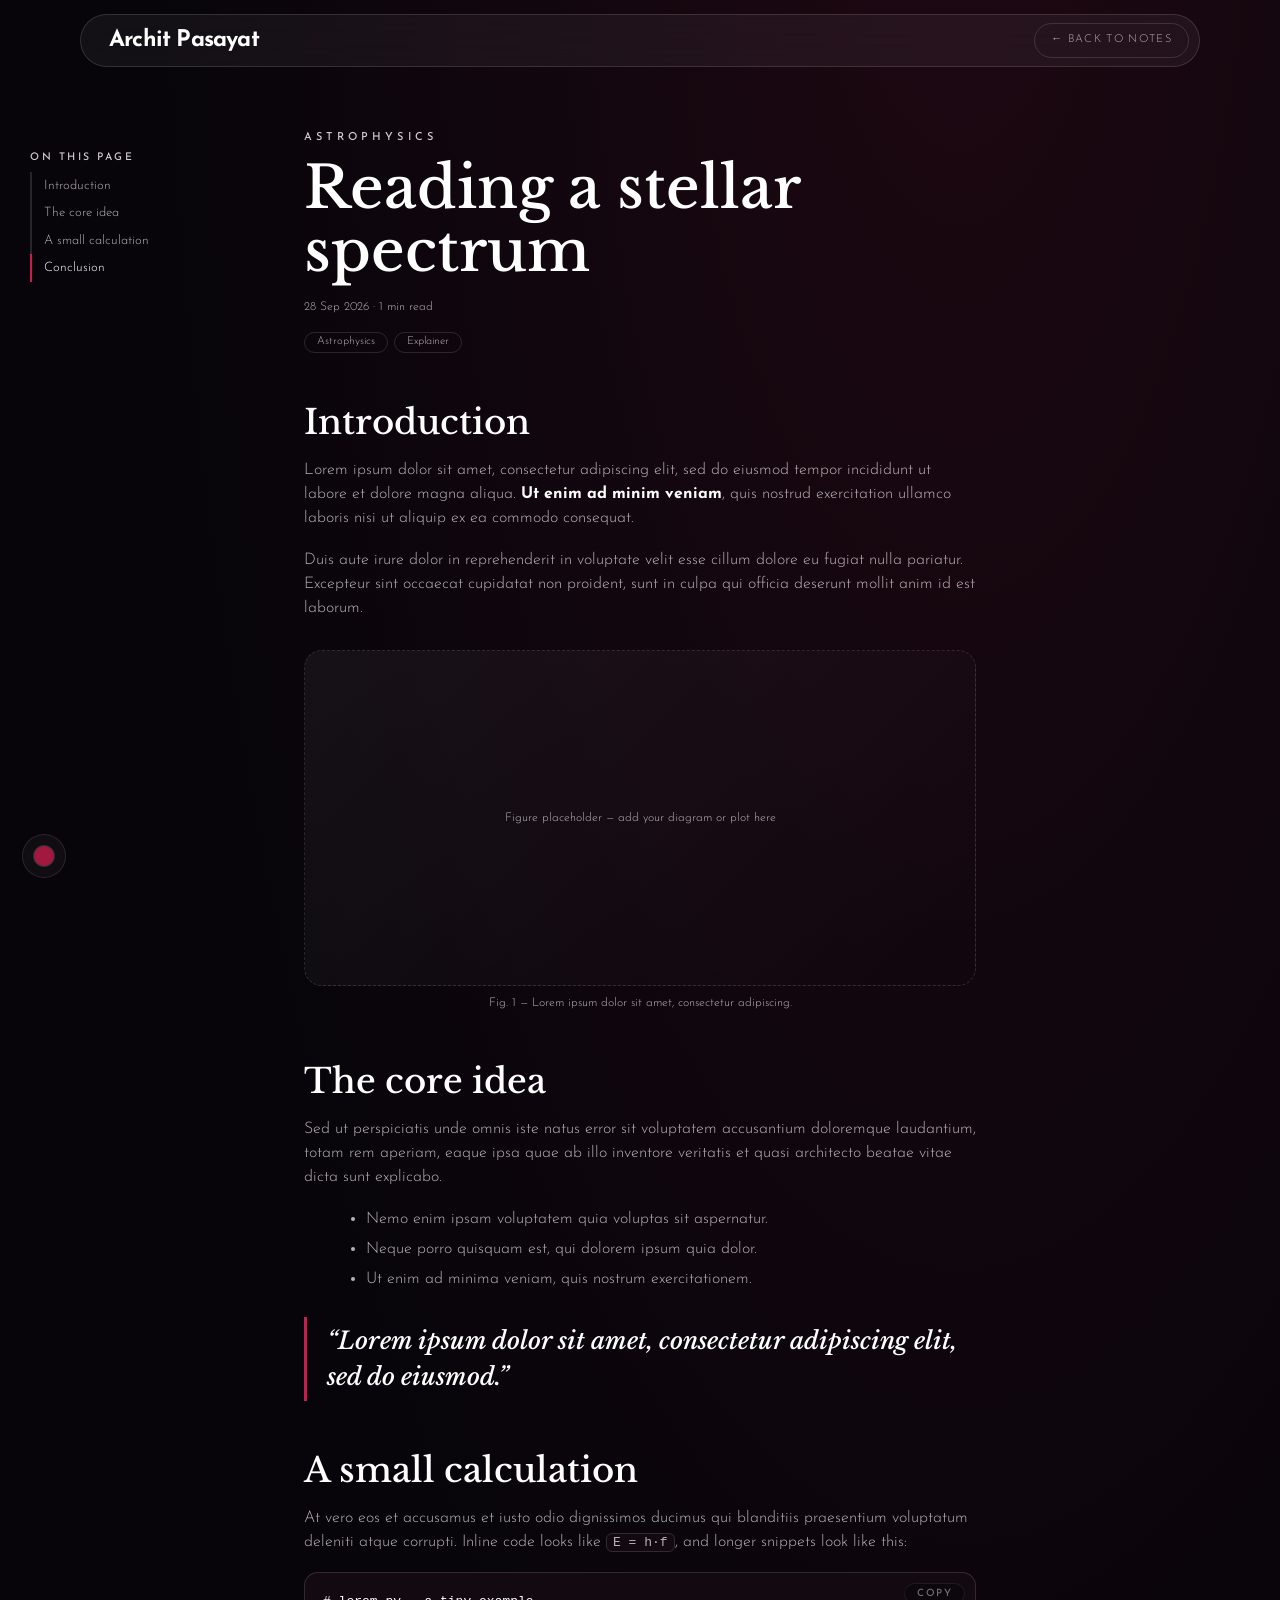
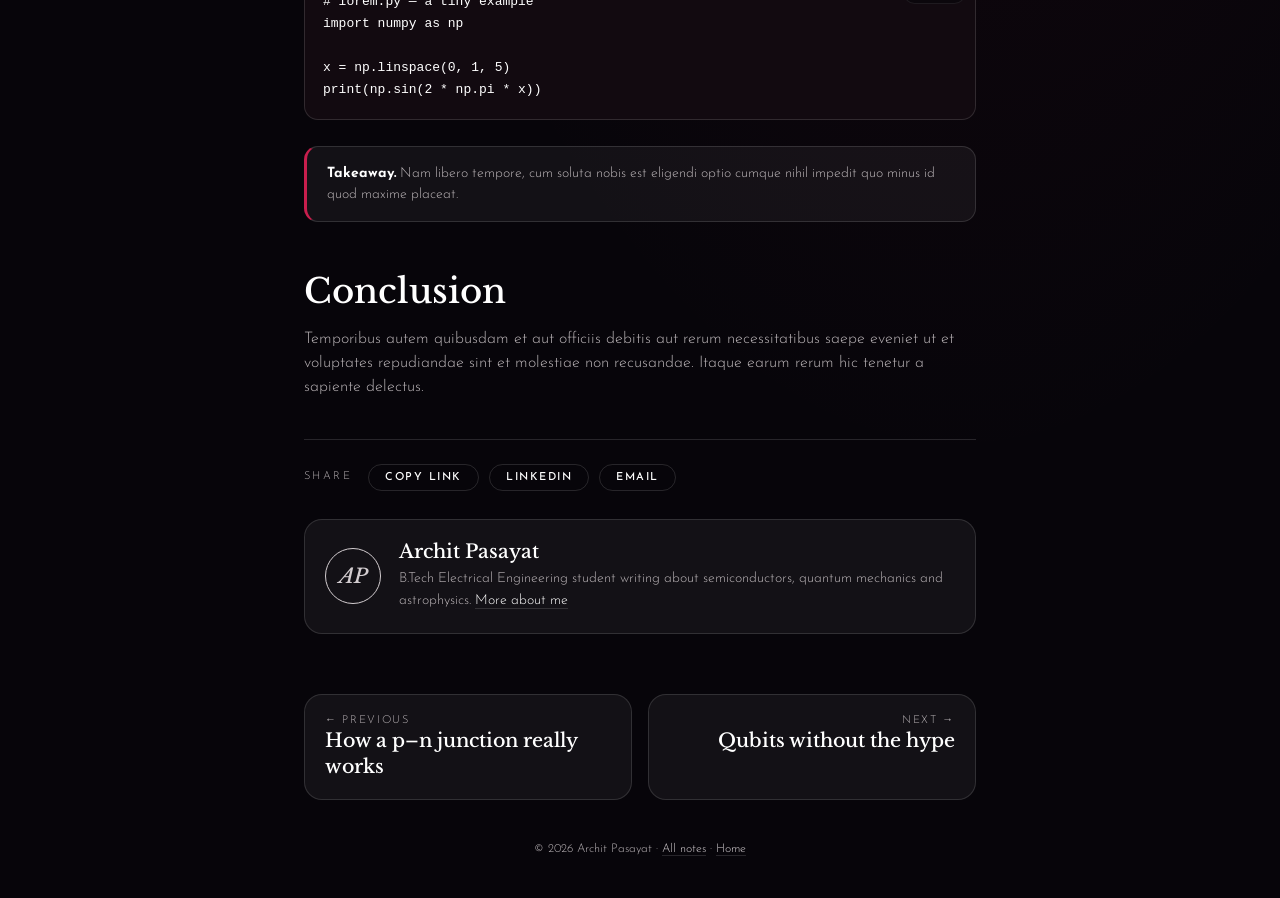
<file: blog/blog2.html>
<!DOCTYPE html>
<!--
  blog2.html — one blog post. To add a new post:
    1. Copy this file, keep it inside the blog/ folder, and name it blog4.html
    2. Change the title, date, tags and the article text below (and the two canonical / og URLs in the head)
    3. Add a card for it in js/data.js (D.notes) with  href:'./blog/blog4.html'
    4. Update the Previous / Next links at the bottom, and add the page to sitemap.xml (in the site's top folder)
  Styling comes from ../css/blog.css, behaviour from ../js/blog.js.
  Automatic (you write nothing for these): table of contents from the <h2> headings, heading links, copy buttons on code,
  read time, share buttons, back-to-top button, reading-progress bar,
  colour-palette switcher (js/palette.js) and the fade when leaving the page (js/transition.js).
-->
<html lang="en">
<head>
<meta charset="utf-8">
<meta name="viewport" content="width=device-width, initial-scale=1">

<!-- Apply the saved palette before the page paints to keep the blog in sync with the main site. -->
<meta name="theme-color" content="#07050a"> <!-- phone browser-bar colour; blog.js keeps it in sync -->
<script>try{var p=localStorage.getItem('palette');if(p)document.documentElement.dataset.p=p}catch(e){}</script>

<!-- SEO + social-share info for this post -->
<title>Reading a stellar spectrum — Archit Pasayat</title>
<meta name="description" content="Reading a stellar spectrum — a short note on astrophysics.">
<link rel="canonical" href="https://checkcheck28.github.io/portfolio/blog/blog2.html">
<meta property="og:type" content="article">
<meta property="og:title" content="Reading a stellar spectrum">
<meta property="og:image" content="https://checkcheck28.github.io/portfolio/assets/og.png">

<!-- Favicons (same set as the main site) -->
<link rel="icon" href="../assets/icons/favicon.svg" type="image/svg+xml">
<link rel="icon" href="../assets/icons/favicon-32.png" sizes="32x32" type="image/png">
<link rel="apple-touch-icon" href="../assets/icons/apple-touch-icon.png">

<!-- Fonts + shared blog stylesheet -->
<link rel="preconnect" href="https://api.fontshare.com">
<link rel="stylesheet" href="https://fonts.googleapis.com/css2?family=Josefin+Sans:wght@300;400;500&family=Libre+Baskerville:ital,wght@0,400;0,700;1,400&display=swap">
<link rel="stylesheet" href="https://api.fontshare.com/v2/css?f[]=satoshi@700&display=swap">
<!-- palettes.css (the colour palettes) must come BEFORE blog.css -->
<link rel="stylesheet" href="../css/palettes.css">
<link rel="stylesheet" href="../css/blog.css">
</head>
<body>

<!-- Accessibility: Tab once to reveal this link and jump straight to the article -->
<a class="skip" href="#content">Skip to article</a>

<!-- Thin reading-progress bar at the very top (filled by blog.js) -->
<div class="progress" id="progress"></div>

<!-- Top bar: main-site identity and a link back to the Notes section -->
<div class="bar">
  <a class="brand" href="../index.html">Archit Pasayat</a>
  <a class="back" href="../index.html#notes">← Back to notes</a>
</div>

<main id="content">
  <!-- ===== Post header: topic, title, date, tags ===== -->
  <div class="tag">Astrophysics</div>
  <h1>Reading a stellar spectrum</h1>
  <div class="meta">28 Sep 2026 · <span id="rt">6 min read</span></div> <!-- read time is recalculated by blog.js -->
  <span class="chip">Astrophysics</span><span class="chip">Explainer</span>

  <article>
    <!-- ===== Introduction ===== -->
    <h2>Introduction</h2>
    <p>Lorem ipsum dolor sit amet, consectetur adipiscing elit, sed do eiusmod tempor incididunt ut labore et dolore magna aliqua. <strong>Ut enim ad minim veniam</strong>, quis nostrud exercitation ullamco laboris nisi ut aliquip ex ea commodo consequat.</p>
    <p>Duis aute irure dolor in reprehenderit in voluptate velit esse cillum dolore eu fugiat nulla pariatur. Excepteur sint occaecat cupidatat non proident, sunt in culpa qui officia deserunt mollit anim id est laborum.</p>

    <!-- ===== Figure: swap the placeholder box for  <img src="../assets/blog/fig2.png" alt="description">  ===== -->
    <figure class="fig">
      <div class="ph">Figure placeholder — add your diagram or plot here</div>
      <figcaption>Fig. 1 — Lorem ipsum dolor sit amet, consectetur adipiscing.</figcaption>
    </figure>

    <!-- ===== Main section ===== -->
    <h2>The core idea</h2>
    <p>Sed ut perspiciatis unde omnis iste natus error sit voluptatem accusantium doloremque laudantium, totam rem aperiam, eaque ipsa quae ab illo inventore veritatis et quasi architecto beatae vitae dicta sunt explicabo.</p>
    <ul>
      <li>Nemo enim ipsam voluptatem quia voluptas sit aspernatur.</li>
      <li>Neque porro quisquam est, qui dolorem ipsum quia dolor.</li>
      <li>Ut enim ad minima veniam, quis nostrum exercitationem.</li>
    </ul>

    <!-- A pull quote -->
    <blockquote>“Lorem ipsum dolor sit amet, consectetur adipiscing elit, sed do eiusmod.”</blockquote>

    <!-- ===== A short code / maths block ===== -->
    <h2>A small calculation</h2>
    <p>At vero eos et accusamus et iusto odio dignissimos ducimus qui blanditiis praesentium voluptatum deleniti atque corrupti. Inline code looks like <code>E = h·f</code>, and longer snippets look like this:</p>
<pre><code># lorem.py — a tiny example
import numpy as np

x = np.linspace(0, 1, 5)
print(np.sin(2 * np.pi * x))</code></pre>

    <!-- A highlighted note -->
    <div class="callout"><b>Takeaway.</b> Nam libero tempore, cum soluta nobis est eligendi optio cumque nihil impedit quo minus id quod maxime placeat.</div>

    <!-- ===== Conclusion ===== -->
    <h2>Conclusion</h2>
    <p>Temporibus autem quibusdam et aut officiis debitis aut rerum necessitatibus saepe eveniet ut et voluptates repudiandae sint et molestiae non recusandae. Itaque earum rerum hic tenetur a sapiente delectus.</p>
  </article>

  <!-- ===== Share row (links are filled in by blog.js) ===== -->
  <div class="share">
    <span>Share</span>
    <button class="chipbtn" id="copylink" type="button">Copy link</button>
    <a class="chipbtn" id="sh-li" href="#" target="_blank" rel="noopener">LinkedIn</a>
    <a class="chipbtn" id="sh-mail" href="#">Email</a>
  </div>

  <!-- ===== Author box: edit the name and the one-line bio ===== -->
  <div class="author">
    <div class="av">AP</div>
    <div><b>Archit Pasayat</b><p>B.Tech Electrical Engineering student writing about semiconductors, quantum mechanics and astrophysics. <a href="../index.html#about">More about me</a></p></div>
  </div>
</main>

<!-- ===== Previous / next post (add class "off" to a link to hide it) ===== -->
<nav class="pn">
  <a class="prev" href="blog1.html"><small>← Previous</small><span>How a p–n junction really works</span></a>
  <a class="next" href="blog3.html"><small>Next →</small><span>Qubits without the hype</span></a>
</nav>

<footer>© 2026 Archit Pasayat · <a href="../index.html#notes">All notes</a> · <a href="../index.html">Home</a></footer>

<!-- Back-to-top button: appears after scrolling down -->
<button class="top" id="top" aria-label="Back to top">↑</button>

<script src="../js/blog.js"></script>
<script src="../js/palette.js"></script>     <!-- corner colour-palette switcher (shared with the main page) -->
<script src="../js/transition.js"></script> <!-- fade between pages -->
</body>
</html>
</file>
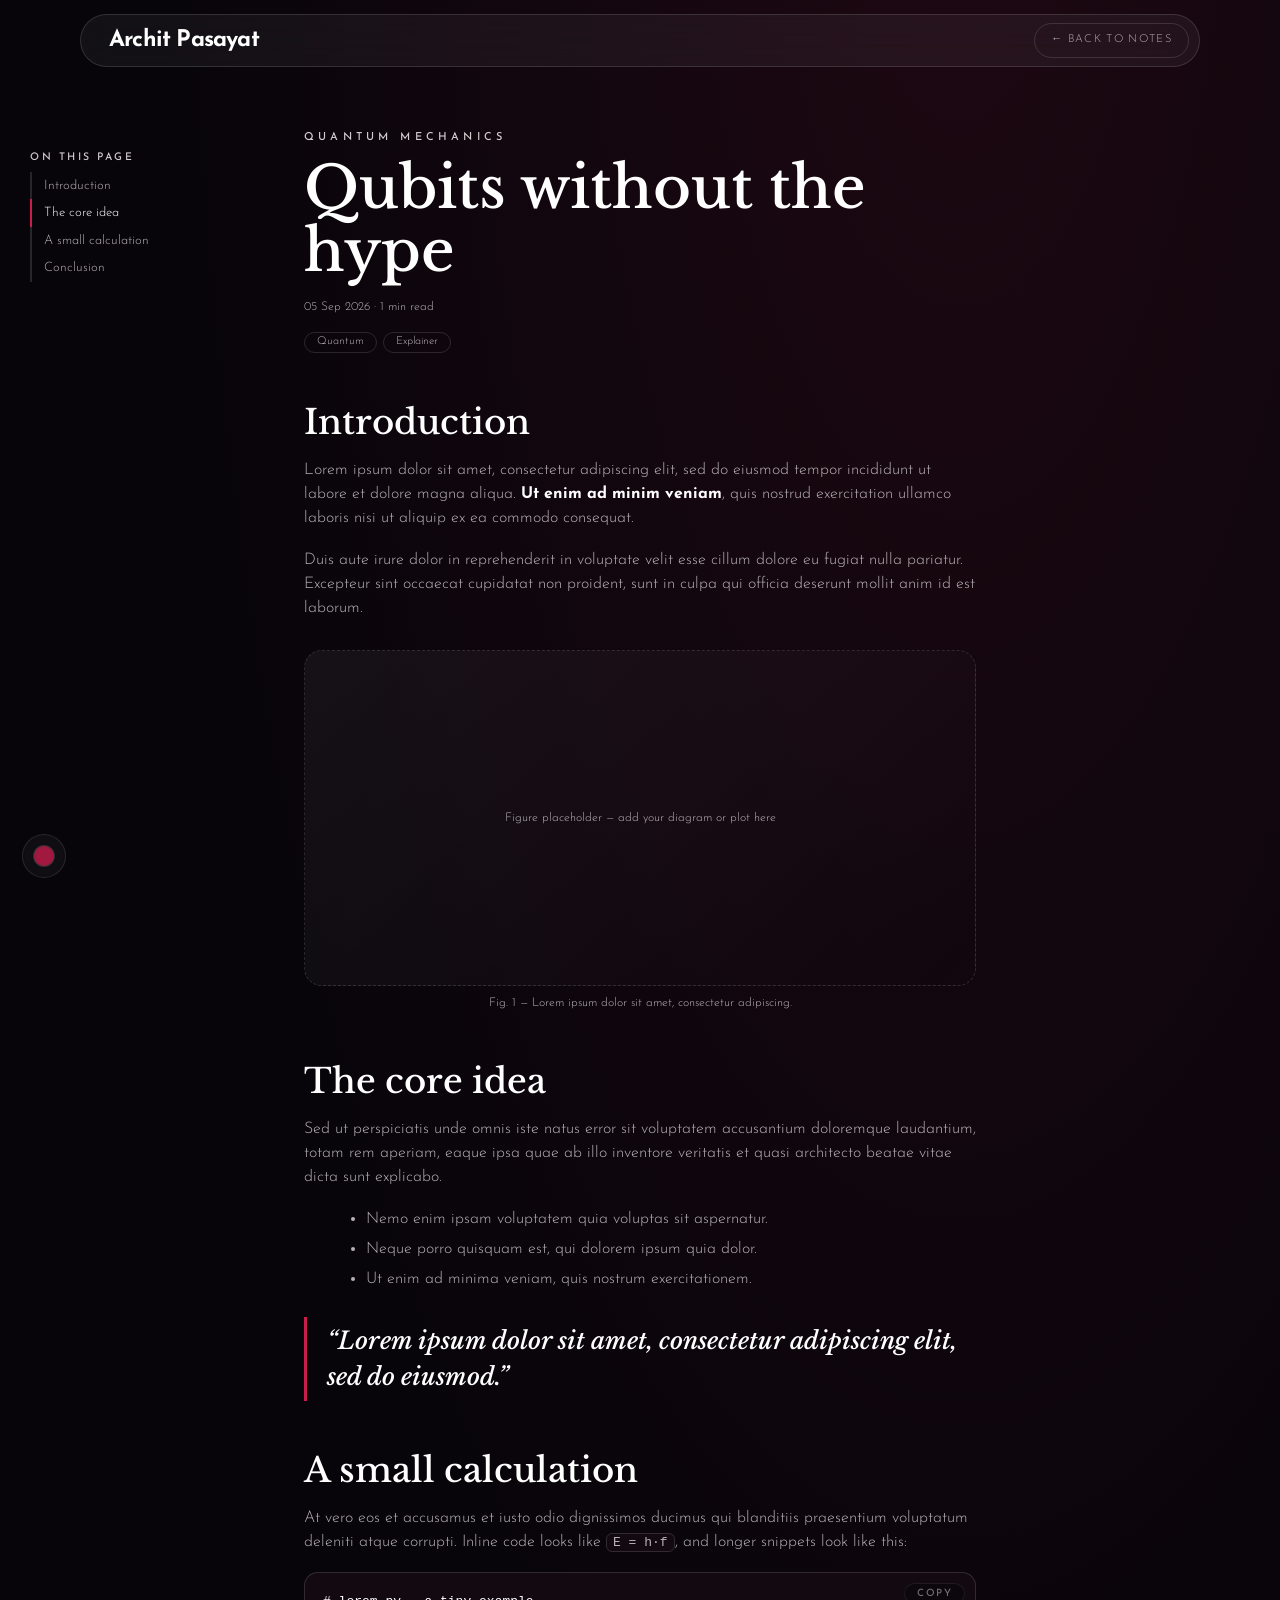
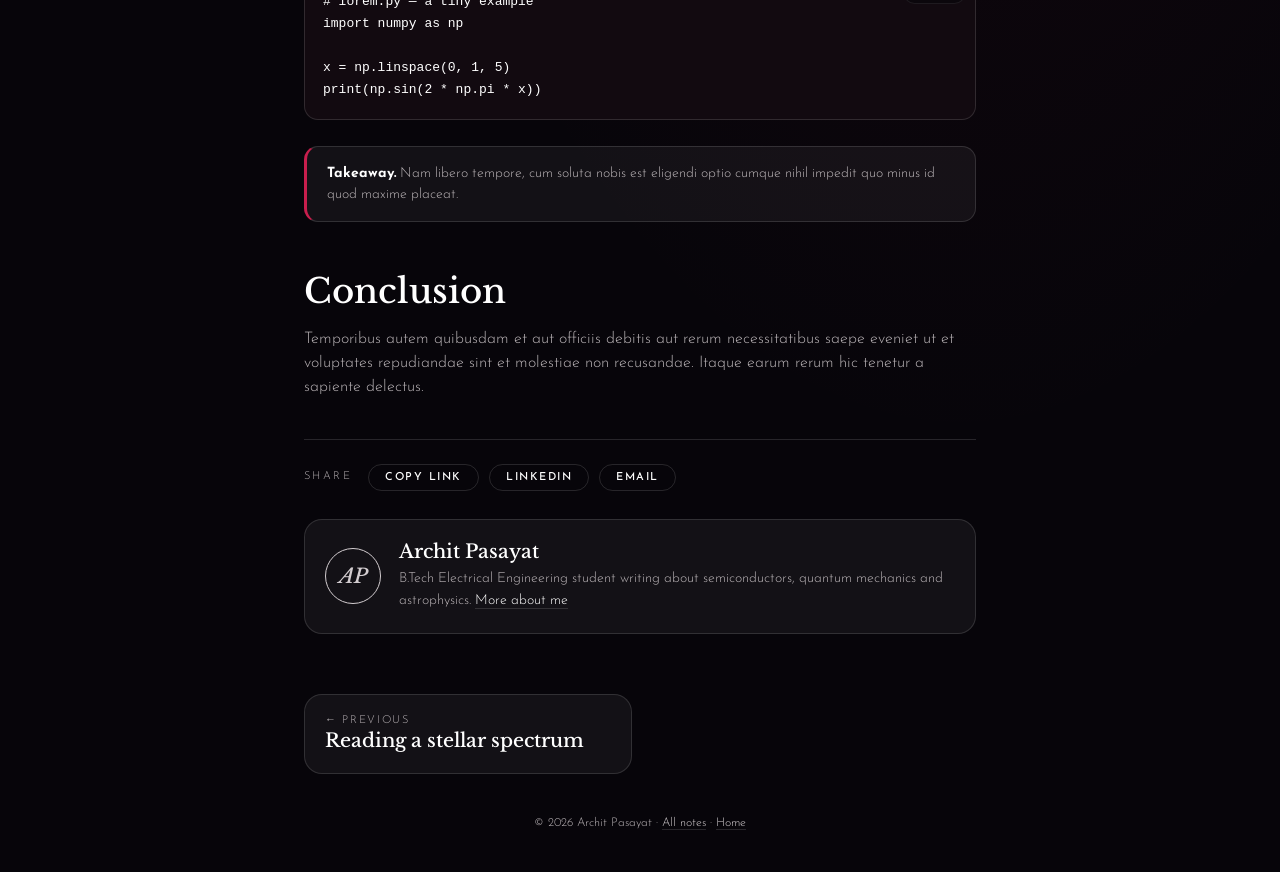
<file: blog/blog3.html>
<!DOCTYPE html>
<!--
  blog3.html — one blog post. To add a new post:
    1. Copy this file, keep it inside the blog/ folder, and name it blog4.html
    2. Change the title, date, tags and the article text below (and the two canonical / og URLs in the head)
    3. Add a card for it in js/data.js (D.notes) with  href:'./blog/blog4.html'
    4. Update the Previous / Next links at the bottom, and add the page to sitemap.xml (in the site's top folder)
  Styling comes from ../css/blog.css, behaviour from ../js/blog.js.
  Automatic (you write nothing for these): table of contents from the <h2> headings, heading links, copy buttons on code,
  read time, share buttons, back-to-top button, reading-progress bar,
  colour-palette switcher (js/palette.js) and the fade when leaving the page (js/transition.js).
-->
<html lang="en">
<head>
<meta charset="utf-8">
<meta name="viewport" content="width=device-width, initial-scale=1">

<!-- Apply the saved palette before the page paints to keep the blog in sync with the main site. -->
<meta name="theme-color" content="#07050a"> <!-- phone browser-bar colour; blog.js keeps it in sync -->
<script>try{var p=localStorage.getItem('palette');if(p)document.documentElement.dataset.p=p}catch(e){}</script>

<!-- SEO + social-share info for this post -->
<title>Qubits without the hype — Archit Pasayat</title>
<meta name="description" content="Qubits without the hype — a short note on quantum mechanics.">
<link rel="canonical" href="https://checkcheck28.github.io/portfolio/blog/blog3.html">
<meta property="og:type" content="article">
<meta property="og:title" content="Qubits without the hype">
<meta property="og:image" content="https://checkcheck28.github.io/portfolio/assets/og.png">

<!-- Favicons (same set as the main site) -->
<link rel="icon" href="../assets/icons/favicon.svg" type="image/svg+xml">
<link rel="icon" href="../assets/icons/favicon-32.png" sizes="32x32" type="image/png">
<link rel="apple-touch-icon" href="../assets/icons/apple-touch-icon.png">

<!-- Fonts + shared blog stylesheet -->
<link rel="preconnect" href="https://api.fontshare.com">
<link rel="stylesheet" href="https://fonts.googleapis.com/css2?family=Josefin+Sans:wght@300;400;500&family=Libre+Baskerville:ital,wght@0,400;0,700;1,400&display=swap">
<link rel="stylesheet" href="https://api.fontshare.com/v2/css?f[]=satoshi@700&display=swap">
<!-- palettes.css (the colour palettes) must come BEFORE blog.css -->
<link rel="stylesheet" href="../css/palettes.css">
<link rel="stylesheet" href="../css/blog.css">
</head>
<body>

<!-- Accessibility: Tab once to reveal this link and jump straight to the article -->
<a class="skip" href="#content">Skip to article</a>

<!-- Thin reading-progress bar at the very top (filled by blog.js) -->
<div class="progress" id="progress"></div>

<!-- Top bar: main-site identity and a link back to the Notes section -->
<div class="bar">
  <a class="brand" href="../index.html">Archit Pasayat</a>
  <a class="back" href="../index.html#notes">← Back to notes</a>
</div>

<main id="content">
  <!-- ===== Post header: topic, title, date, tags ===== -->
  <div class="tag">Quantum mechanics</div>
  <h1>Qubits without the hype</h1>
  <div class="meta">05 Sep 2026 · <span id="rt">7 min read</span></div> <!-- read time is recalculated by blog.js -->
  <span class="chip">Quantum</span><span class="chip">Explainer</span>

  <article>
    <!-- ===== Introduction ===== -->
    <h2>Introduction</h2>
    <p>Lorem ipsum dolor sit amet, consectetur adipiscing elit, sed do eiusmod tempor incididunt ut labore et dolore magna aliqua. <strong>Ut enim ad minim veniam</strong>, quis nostrud exercitation ullamco laboris nisi ut aliquip ex ea commodo consequat.</p>
    <p>Duis aute irure dolor in reprehenderit in voluptate velit esse cillum dolore eu fugiat nulla pariatur. Excepteur sint occaecat cupidatat non proident, sunt in culpa qui officia deserunt mollit anim id est laborum.</p>

    <!-- ===== Figure: swap the placeholder box for  <img src="../assets/blog/fig3.png" alt="description">  ===== -->
    <figure class="fig">
      <div class="ph">Figure placeholder — add your diagram or plot here</div>
      <figcaption>Fig. 1 — Lorem ipsum dolor sit amet, consectetur adipiscing.</figcaption>
    </figure>

    <!-- ===== Main section ===== -->
    <h2>The core idea</h2>
    <p>Sed ut perspiciatis unde omnis iste natus error sit voluptatem accusantium doloremque laudantium, totam rem aperiam, eaque ipsa quae ab illo inventore veritatis et quasi architecto beatae vitae dicta sunt explicabo.</p>
    <ul>
      <li>Nemo enim ipsam voluptatem quia voluptas sit aspernatur.</li>
      <li>Neque porro quisquam est, qui dolorem ipsum quia dolor.</li>
      <li>Ut enim ad minima veniam, quis nostrum exercitationem.</li>
    </ul>

    <!-- A pull quote -->
    <blockquote>“Lorem ipsum dolor sit amet, consectetur adipiscing elit, sed do eiusmod.”</blockquote>

    <!-- ===== A short code / maths block ===== -->
    <h2>A small calculation</h2>
    <p>At vero eos et accusamus et iusto odio dignissimos ducimus qui blanditiis praesentium voluptatum deleniti atque corrupti. Inline code looks like <code>E = h·f</code>, and longer snippets look like this:</p>
<pre><code># lorem.py — a tiny example
import numpy as np

x = np.linspace(0, 1, 5)
print(np.sin(2 * np.pi * x))</code></pre>

    <!-- A highlighted note -->
    <div class="callout"><b>Takeaway.</b> Nam libero tempore, cum soluta nobis est eligendi optio cumque nihil impedit quo minus id quod maxime placeat.</div>

    <!-- ===== Conclusion ===== -->
    <h2>Conclusion</h2>
    <p>Temporibus autem quibusdam et aut officiis debitis aut rerum necessitatibus saepe eveniet ut et voluptates repudiandae sint et molestiae non recusandae. Itaque earum rerum hic tenetur a sapiente delectus.</p>
  </article>

  <!-- ===== Share row (links are filled in by blog.js) ===== -->
  <div class="share">
    <span>Share</span>
    <button class="chipbtn" id="copylink" type="button">Copy link</button>
    <a class="chipbtn" id="sh-li" href="#" target="_blank" rel="noopener">LinkedIn</a>
    <a class="chipbtn" id="sh-mail" href="#">Email</a>
  </div>

  <!-- ===== Author box: edit the name and the one-line bio ===== -->
  <div class="author">
    <div class="av">AP</div>
    <div><b>Archit Pasayat</b><p>B.Tech Electrical Engineering student writing about semiconductors, quantum mechanics and astrophysics. <a href="../index.html#about">More about me</a></p></div>
  </div>
</main>

<!-- ===== Previous / next post (add class "off" to a link to hide it) ===== -->
<nav class="pn">
  <a class="prev" href="blog2.html"><small>← Previous</small><span>Reading a stellar spectrum</span></a>
  <a class="next off" href="#" aria-hidden="true"><small>Next →</small><span>&nbsp;</span></a>
</nav>

<footer>© 2026 Archit Pasayat · <a href="../index.html#notes">All notes</a> · <a href="../index.html">Home</a></footer>

<!-- Back-to-top button: appears after scrolling down -->
<button class="top" id="top" aria-label="Back to top">↑</button>

<script src="../js/blog.js"></script>
<script src="../js/palette.js"></script>     <!-- corner colour-palette switcher (shared with the main page) -->
<script src="../js/transition.js"></script> <!-- fade between pages -->
</body>
</html>
</file>
<file: css/palettes.css>
/* =====================================================================
   palettes.css — the colour palettes
   Used by every page (index.html, blog posts, 404.html). Load it BEFORE the page's own stylesheet.

   How it works
     The corner switcher (js/palette.js) sets  <html data-p="violet|blue|green|gold|mono">.
     No attribute = the default Burgundy palette.
     Every palette defines the same nine variables, and the other stylesheets only ever use these:

       --p1 / --p1-on   bright accent used on BLACK sections, and the text colour placed on top of it
       --p2             deep colour used as the background of the "burg" sections
       --p3             darker accent used on WHITE sections
       --p4             darkest accent used on LIGHT-GRAY sections
       --pN-rgb         the same colours as "r,g,b", used for glows and transparent tints

   The set (6): Violet, Blue, Green, Gold, Burgundy (default) and Mono (no colour, just black / white / gray).
   Keep a palette only if it stays readable on all four section backgrounds. White text on --p3 and --p4,
   and --p1-on text on --p1, should keep good contrast.

   To add one: copy a block, rename it, change the colours, then add it to PALS in js/palette.js.
   ===================================================================== */

/* VIOLET */
html[data-p="violet"]{
  --p1:#a78bfa;--p1-rgb:167,139,250;--p1-on:#07050a;
  --p2:#2b1160;--p2-rgb:43,17,96;
  --p3:#6d28d9;--p3-rgb:109,40,217;
  --p4:#3b1a7a;--p4-rgb:59,26,122}

/* BLUE */
html[data-p="blue"]{
  --p1:#4f8cff;--p1-rgb:79,140,255;--p1-on:#07050a;
  --p2:#0b2a63;--p2-rgb:11,42,99;
  --p3:#1d4ed8;--p3-rgb:29,78,216;
  --p4:#12306f;--p4-rgb:18,48,111}

/* GREEN */
html[data-p="green"]{
  --p1:#2ecc8f;--p1-rgb:46,204,143;--p1-on:#07050a;
  --p2:#0b3d2c;--p2-rgb:11,61,44;
  --p3:#0b6b45;--p3-rgb:11,107,69;
  --p4:#0a4d33;--p4-rgb:10,77,51}

/* GOLD (a warm amber) */
html[data-p="gold"]{
  --p1:#e7b52c;--p1-rgb:231,181,44;--p1-on:#07050a;
  --p2:#5a4210;--p2-rgb:90,66,16;
  --p3:#8a6500;--p3-rgb:138,101,0;
  --p4:#5c4308;--p4-rgb:92,67,8}

/* MONO (no colour accent: black, charcoal, white and gray only) */
html[data-p="mono"]{
  --p1:#e8e8ea;--p1-rgb:232,232,234;--p1-on:#07050a;
  --p2:#26262b;--p2-rgb:38,38,43;
  --p3:#2a2a2e;--p3-rgb:42,42,46;
  --p4:#1f1f23;--p4-rgb:31,31,35}

/* BURGUNDY — the default, so it lives on :root and needs no data-p attribute */
:root{
  --p1:#c81e4d;--p1-rgb:200,30,77;--p1-on:#ffffff;
  --p2:#5a0a23;--p2-rgb:90,10,35;
  --p3:#7a0f2e;--p3-rgb:122,15,46;
  --p4:#5a0a23;--p4-rgb:90,10,35}
</file>
<file: css/style.css>
/* =====================================================================
   style.css — the design of the main page (index.html)

   Contents
     1. Theme colours            7. About
     2. Base                     8. Cards and grid
     3. Loader                   9. Expanded card + corner image
     4. Navigation, buttons,    10. Contact form + scroll reveal
        scroll hint             11. Finishing touches + page fade
     5. Section layout
     6. Hero

   Fonts: --serif (Libre Baskerville) for headings, --sans (Josefin Sans) for text.
   Accent colours (--p1 ... --p4) come from css/palettes.css, so the corner switcher can swap them.
   ===================================================================== */


/* ===== 1. THEME COLOURS =====
   Main sections use deep black; About and Contact use the selected palette's deep colour.
   script.js sets <body data-t="..."> as sections enter view; body has a transition for the change.
     --bg    background           --fg     main text          --mut    muted text
     --card  card fill            --line   borders            --pri    main accent (buttons, headings)
     --on    text on top of --pri --acc    small labels       --acc-rgb / --nn   the same colours as "r,g,b" for glows and the canvas */
:root{
  color-scheme:dark;box-sizing:border-box;
  padding-top:env(safe-area-inset-top,0px);padding-bottom:env(safe-area-inset-bottom,0px)} /* keep clear of phone notches */

body{ /* BLACK (default) */
  --serif:'Libre Baskerville',Georgia,serif;
  --sans:'Josefin Sans','Helvetica Neue',Arial,sans-serif;
  --bg:#07050a;--fg:#ffffff;--mut:#b9b3b6;--card:rgba(255,255,255,.05);--line:rgba(255,255,255,.13);
  --pri:var(--p1);--on:var(--p1-on);--acc:#d3cdd0;--acc-rgb:211,205,208;--nn:var(--p1-rgb)}
body[data-t="burg"]{ /* DEEP COLOUR (burgundy by default) */
  --bg:var(--p2);--fg:#ffffff;--mut:#ebd8de;--card:rgba(0,0,0,.25);--line:rgba(255,255,255,.22);
  --pri:#ffffff;--on:var(--p2);--acc:#e6dfe2;--acc-rgb:230,223,226;--nn:255,255,255}
body[data-t="white"]{ /* WHITE */
  --bg:#faf8f9;--fg:#1a1215;--mut:#5f565b;--card:#ffffff;--line:rgba(var(--p3-rgb),.16);
  --pri:var(--p3);--on:#ffffff;--acc:#5f565b;--acc-rgb:95,86,91;--nn:var(--p3-rgb)}
body[data-t="gray"]{ /* LIGHT GRAY */
  --bg:#d2cfd1;--fg:#140d10;--mut:#4d4448;--card:rgba(255,255,255,.55);--line:rgba(20,13,16,.18);
  --pri:var(--p4);--on:#ffffff;--acc:var(--p4);--acc-rgb:var(--p4-rgb);--nn:20,13,16}


/* ===== 2. BASE ===== */
*{box-sizing:border-box;margin:0}
html{
  scroll-snap-type:y mandatory;   /* "latching": every scroll snaps to the next section */
  scroll-behavior:smooth;
  scrollbar-width:none;           /* hide the page scrollbar (Firefox) ... */
  background:#07050a}             /* ... and show black behind the page while it fades between pages */
html::-webkit-scrollbar{display:none}   /* ... and in Chrome / Safari / Edge */
*{scrollbar-width:none}*::-webkit-scrollbar{display:none}   /* every other scrollable box too (expanded cards); scrolling still works */
body{
  background:var(--bg);color:var(--fg);
  font:300 16px/1.75 var(--sans);
  -webkit-font-smoothing:antialiased;
  transition:background .8s,color .8s;overflow-x:hidden}
h1,h2,h3{font-family:var(--serif);font-weight:500} /* headings use the high-contrast serif */
a{color:inherit;text-decoration:none}
p{line-height:1.5} /* tighter paragraph leading than the body default */
.tag{color:var(--acc);letter-spacing:.38em;font-size:12px;font-weight:500;text-transform:uppercase;transition:color .8s} /* small label above a heading */
h2{font-size:clamp(36px,5vw,60px);line-height:1.1;margin:6px 0 10px} /* slightly larger section headings */
@media(max-width:520px){h2{font-size:clamp(34px,9vw,48px)}} /* keep section headings readable on phones */
h2 em{color:var(--pri);text-shadow:0 0 12px rgba(var(--nn),.3);transition:color .8s} /* subtle glow for accent-colored italic heading text */
.sub{color:var(--mut);max-width:540px;margin-bottom:34px}        /* grey paragraph under a heading */
#stars{position:fixed;inset:0;z-index:1;pointer-events:none;opacity:.55}  /* the star-network canvas (drawn by script.js) */

/* Visitors who prefer less motion get no animations or smooth scrolling */
@media(prefers-reduced-motion:reduce){*{animation:none!important;transition:none!important}html{scroll-behavior:auto}}


/* ===== 3. LOADER ===== */
#loader{position:fixed;inset:0;background:#000;z-index:99;display:grid;place-items:center;color:#fff;transition:transform .9s cubic-bezier(.77,0,.18,1)}
#loader.done{transform:translateY(-100%)}                        /* slides up and away when loading ends */
.ring{position:absolute;width:130px;height:130px;border-radius:50%;border:2px solid #333;border-top-color:var(--p1);animation:sp 1s linear infinite}
.ring.b{width:96px;height:96px;border-top-color:#d3cdd0;animation-direction:reverse;animation-duration:1.5s} /* inner ring spins the other way */
@keyframes sp{to{transform:rotate(360deg)}}
#lt{position:absolute;bottom:18vh;color:#b9b3b6;letter-spacing:.4em;font-size:12px}
/* Keep the desktop hint out of the loading layout except on phone-sized screens. */
#mobile-tip{display:none}
/* Place the hint just above the existing loader label on phones. */
@media(max-width:520px){#mobile-tip{display:block;position:absolute;bottom:calc(18vh + 30px);width:100%;padding:0 20px;color:#b9b3b6;font-size:12px;letter-spacing:.12em;text-align:center}}


/* ===== 4. NAVIGATION, BUTTONS, SCROLL HINT ===== */
/* Top bar: a wide pill. space-between pins the name to the left and the links to the right;
   "gap" keeps a minimum space between them on narrower screens. */
nav{
  position:fixed;top:calc(14px + env(safe-area-inset-top,0px));left:50%;transform:translateX(-50%);z-index:50;
  width:min(1120px,94vw);min-width:0;display:flex;justify-content:space-between;align-items:center;gap:48px;
  padding:8px 10px 8px 28px;border-radius:99px;
  background:var(--card);backdrop-filter:blur(16px);border:1px solid var(--line);transition:background .8s,border-color .8s} /* use the theme's original navigation surface */
nav .brand{font:700 clamp(17px,5vw,23px) var(--serif);letter-spacing:-.035em;color:var(--fg);white-space:nowrap}  /* match the navigation name to the site's restored heading font */
nav .links{display:flex;align-items:center;gap:4px;min-width:0}
/* Keep section links quiet until hover or scroll-state gives them a soft accent outline. */
nav a.l{padding:8px 12px;border:1px solid transparent;border-radius:99px;font-size:11px;letter-spacing:.14em;text-transform:uppercase;color:var(--mut);transition:color .3s,background .3s,border-color .3s}
nav a.l:hover{color:var(--acc);background:rgba(var(--nn),.07);border-color:rgba(var(--nn),.14)}
/* Let’s talk stays distinct as the primary action, but uses the same restrained glass surface. */
nav .btn{
  padding:9px 18px;font-size:11px;letter-spacing:.15em;white-space:nowrap;
  background:rgba(var(--nn),.1);color:var(--fg);border:1px solid rgba(var(--nn),.32);
  box-shadow:inset 0 1px rgba(255,255,255,.1);transition:transform .3s,background .3s,border-color .3s,box-shadow .3s}
nav .btn:hover{transform:translateY(-2px);background:rgba(var(--nn),.18);border-color:rgba(var(--nn),.62);filter:none;box-shadow:0 6px 20px rgba(var(--nn),.18)}
/* Mark the current section and keep keyboard focus as visible as hover. */
nav a.l.on{color:var(--acc);background:rgba(var(--nn),.1);border-color:rgba(var(--nn),.2)}
nav a:focus-visible{outline:2px solid var(--acc);outline-offset:2px}
@media(max-width:900px){nav a.l{display:none}nav{gap:16px;padding-left:20px}}   /* tablets and phones: keep only the name and button */
@media(max-width:520px){nav{gap:12px;padding-left:16px}nav .btn{padding:7px 10px;letter-spacing:.12em}}

.btn{
  display:inline-block;padding:11px 24px;border-radius:99px;border:0;cursor:pointer;
  background:var(--pri);color:var(--on);
  font:500 12.5px var(--sans);letter-spacing:.18em;text-transform:uppercase;
  transition:transform .3s,box-shadow .3s,filter .3s,background .8s,color .8s}
/* Make hover obvious and give clicks a pressed-in response. */
.btn:hover{transform:translateY(-3px) scale(1.04);filter:brightness(1.12);box-shadow:0 8px 30px rgba(var(--nn),.35)}
.btn:active{transform:translateY(-1px) scale(.98);filter:brightness(.94);box-shadow:0 3px 12px rgba(var(--nn),.25)}
#cv{box-shadow:0 0 22px rgba(var(--nn),.5),0 0 44px rgba(var(--nn),.28)} /* strong accent glow keeps the CV download prominent */
#cv:hover{box-shadow:0 0 30px rgba(var(--nn),.65),0 0 56px rgba(var(--nn),.38)} /* brighten the glow on hover */
#cv:active{box-shadow:0 0 16px rgba(var(--nn),.4),0 0 28px rgba(var(--nn),.22)} /* soften the glow while pressed */
.btn.o{background:none;color:var(--fg);border:1px solid var(--line)}   /* outlined variant */

/* "Scroll down" hint: fixed at the bottom centre, see-through, bobbing slowly.
   On the last section it becomes "Back to top" (script.js adds .up). */
.scroll{
  position:fixed;left:50%;bottom:22px;transform:translateX(-50%);z-index:40;
  display:flex;flex-direction:column;align-items:center;gap:4px;
  background:none;border:0;cursor:pointer;color:var(--fg);
  font:400 11.5px var(--sans);letter-spacing:.4em;text-transform:uppercase;
  opacity:.45;transition:opacity .6s;animation:bob 2.8s ease-in-out infinite}
.scroll[hidden]{display:none}                                      /* hide the hint between the first and last sections */
.scroll:hover{opacity:.85}
.scroll .chev{width:10px;height:10px;border-right:1.5px solid currentColor;border-bottom:1.5px solid currentColor;transform:rotate(45deg)} /* small arrow drawn with borders */
.scroll.up .chev{transform:rotate(225deg);margin-top:6px}        /* points up on the last section */
@keyframes bob{50%{transform:translateX(-50%) translateY(10px)}}


/* ===== 5. SECTION LAYOUT =====
   Every section is at least one screen tall and is a snap point; taller sections scroll normally. */
section{min-height:100svh;scroll-snap-align:start;padding:100px 7vw 60px;display:flex;flex-direction:column;justify-content:center;position:relative;z-index:2}


/* ===== 6. HERO ===== */
.hero{display:grid;grid-template-columns:1.1fr .9fr;gap:36px;align-items:center}
@media(max-width:860px){.hero{grid-template-columns:1fr}}         /* phones: stack */
.hero h1{font-size:clamp(38px,8vw,96px);line-height:1.05;margin:8px 0 18px}
.hero h1 span{color:var(--pri);font-style:italic;text-shadow:0 0 16px rgba(var(--nn),.34);transition:color .8s} /* glow the accent-colored hero name */
@media(max-width:520px){.hero h1{font-size:clamp(54px,13vw,72px)}} /* keep the hero name prominent on phones */
.type{color:var(--acc);font:400 clamp(18px,3.25vw,28px)/1.35 'Cedarville Cursive',cursive;min-height:1.35em;margin-bottom:12px}
.type::after{content:"|";animation:bl 1s steps(1) infinite}      /* blinking cursor after the typed text */
@keyframes bl{50%{opacity:0}}
@media(max-width:520px){.type{height:2.7em;min-height:0;overflow:hidden;font-size:clamp(15px,4.1vw,19px);line-height:1.35;display:-webkit-box;-webkit-box-orient:vertical;-webkit-line-clamp:2}} /* reserve two lines so cycling phrases cannot push the hero downward */
.row{display:flex;gap:12px;flex-wrap:wrap;align-items:center;margin-top:24px}
.soc{padding:9px 16px;border-radius:99px;border:1px solid var(--line);font-size:13px;background:none;color:inherit;cursor:pointer;transition:.3s} /* social pill buttons */
.soc:hover{border-color:var(--acc);color:var(--acc);transform:translateY(-3px)}
/* Hero card with the moving wave-packet */
.wave canvas{width:100%;height:170px;display:block;margin:14px 0 8px}
.dotsr i{display:inline-block;width:10px;height:10px;border-radius:50%;margin-right:6px;background:var(--pri)}   /* the three "window" dots */
.dotsr i:nth-child(2){background:var(--acc)}.dotsr i:nth-child(3){background:var(--mut)}
.ro{display:flex;flex-wrap:wrap;gap:6px 18px;font:12px ui-monospace,Menlo,Consolas,monospace;color:var(--mut)}  /* formula readouts */


/* ===== 7. ABOUT ===== */
.about{display:grid;grid-template-columns:.6fr 1.4fr;gap:60px;align-items:center}
@media(max-width:860px){.about{grid-template-columns:1fr}.photo-wrap{max-width:260px}}
/* Photo: a clean rounded box with an offset outline behind it (the outline slides closer on hover) */
.photo-wrap{position:relative;max-width:380px}
.photo-wrap::before{content:"";position:absolute;inset:0;transform:translate(16px,16px);border:1px solid var(--acc);border-radius:14px;opacity:.55;transition:transform .5s cubic-bezier(.2,.8,.2,1)}
.photo-wrap:hover::before{transform:translate(8px,8px)}
.photo{
  aspect-ratio:4/5;position:relative;overflow:hidden;border-radius:14px;border:1px solid var(--line);
  background:linear-gradient(160deg,var(--card),transparent);
  display:grid;place-items:center;font:italic 500 65px var(--serif);color:var(--acc);
  transition:transform .3s,border-color .3s,box-shadow .3s}   /* initials show until a photo exists */
.photo-wrap:hover .photo{transform:translateY(-3px);border-color:var(--acc);box-shadow:0 8px 30px rgba(var(--acc-rgb),.2)}
.photo img{position:absolute;inset:0;width:100%;height:100%;object-fit:cover;transition:transform .3s} /* the real photo covers the initials */
.photo-wrap:hover .photo img{transform:scale(1.04)}
.facts{display:flex;gap:30px;flex-wrap:wrap}
.facts b{display:block;font:500 25px var(--serif);color:var(--acc)}
.facts small{color:var(--mut);font-size:12px}


/* ===== 8. CARDS AND GRID ===== */
.grid{display:grid;gap:18px;grid-template-columns:repeat(auto-fit,minmax(min(100%,250px),1fr))}   /* as many columns as fit without forcing overflow on phones */
.grid:not(.all) .card.extra{display:none}                        /* cards beyond SITE.limit stay hidden until "Show all" */
.showmore{align-self:center;margin-top:26px}
.card{
  position:relative;min-width:0;overflow:hidden;padding:26px;border-radius:18px;
  background:rgba(var(--nn),.025);border:1px solid var(--line);backdrop-filter:blur(5px); /* keep regular cards nearly clear while preserving a light glass separation */
  transition:border-color .7s,box-shadow .8s,background .8s,color .3s,transform .3s}
.card:not(.x):hover,.card:not(.x):focus-visible{
  border-color:rgba(var(--acc-rgb),.45);color:var(--acc);transform:translateY(-4px);
  box-shadow:inset 0 20px 32px -28px rgba(var(--acc-rgb),.7),0 16px 40px rgba(var(--nn),.2)} /* slowly reveal the static top highlight and soft outer glow */
.card[data-x]{cursor:pointer;padding-bottom:48px}                 /* reserve a quiet corner for the expand hint */
@property --card-beam-angle{syntax:"<angle>";inherits:true;initial-value:0deg}
.card::before{
  content:"";position:absolute;inset:0;padding:1.5px;border-radius:inherit;pointer-events:none;
  background:
    conic-gradient(from var(--card-beam-angle),transparent 0deg 255deg,rgba(var(--acc-rgb),.04) 276deg,rgba(var(--acc-rgb),.2) 294deg,rgba(var(--acc-rgb),.72) 312deg,rgba(var(--acc-rgb),1) 320deg,rgba(var(--acc-rgb),.7) 328deg,rgba(var(--acc-rgb),.18) 346deg,transparent 360deg),
    conic-gradient(from calc(var(--card-beam-angle) + 180deg),transparent 0deg 255deg,rgba(var(--acc-rgb),.04) 276deg,rgba(var(--acc-rgb),.2) 294deg,rgba(var(--acc-rgb),.72) 312deg,rgba(var(--acc-rgb),1) 320deg,rgba(var(--acc-rgb),.7) 328deg,rgba(var(--acc-rgb),.18) 346deg,transparent 360deg);
  -webkit-mask:linear-gradient(#fff 0 0) content-box,linear-gradient(#fff 0 0);-webkit-mask-composite:xor;mask-composite:exclude;
  filter:drop-shadow(0 0 4px rgba(var(--acc-rgb),.8)) drop-shadow(0 0 9px rgba(var(--acc-rgb),.4));
  opacity:0;animation:card-beam 3.2s linear infinite;transition:opacity .8s ease}
.card:not(.x):hover::before,.card:not(.x):focus-visible::before{opacity:1} /* fade the continuously moving accent beams in and out smoothly */
.card.beam-paused::before{opacity:1;animation-play-state:paused}
@keyframes card-beam{to{--card-beam-angle:360deg}}
.card[data-x]::after{content:"↗";position:absolute;right:18px;bottom:14px;width:24px;height:24px;display:grid;place-items:center;border:1px solid var(--line);border-radius:50%;color:var(--acc);font-size:14px;opacity:.45;transition:opacity .25s,transform .25s,border-color .25s}
.card[data-x]:hover::after,.card[data-x]:focus-visible::after{opacity:1;border-color:rgba(var(--acc-rgb),.55);transform:translateY(-2px)} /* keep the expand cue subtle until interaction */
.card h3{font-size:24px;line-height:1.25;letter-spacing:-.025em;margin-bottom:6px} /* slightly smaller than section headings */
.card h3,.card .s,.card p,.chip,.dd span{overflow-wrap:anywhere}
.card .s,.card h3{transition:padding-right .5s,font-size .5s,color .8s}   /* these resize smoothly when a card expands */
.card:not(.x) h3{transition:padding-right .5s,font-size .5s,color .8s} /* Keep the regular card title color transition at .8s. */
.card .s{color:var(--acc);font-size:11px;font-weight:500;letter-spacing:.1em;margin-bottom:10px} /* compact metadata above the title */
.card p{color:var(--mut);font-size:14px}
.chip{display:inline-block;padding:4px 11px;margin:10px 6px 0 0;border-radius:99px;border:1px solid var(--line);background:rgba(var(--acc-rgb),.06);font-size:11px;letter-spacing:.04em;transition:border-color .3s,color .3s,background .3s} /* softly filled category chips */
.chip:hover{border-color:var(--acc);color:var(--acc);background:rgba(var(--acc-rgb),.12)}
.more,.corner{display:none}                                      /* details and corner buttons exist only in the expanded copy */


/* ===== 9. EXPANDED CARD + CORNER IMAGE =====
   script.js clones the clicked card, fixes it above the page, and animates it to the centre. */
.ov{position:fixed;inset:0;z-index:80;background:rgba(0,0,0,0);backdrop-filter:blur(0);transition:.4s}   /* dark backdrop */
.ov.on{background:rgba(0,0,0,.6);backdrop-filter:blur(8px)}
.card.x{
  position:fixed;margin:0;max-height:86vh;overflow:auto;cursor:default;padding-bottom:26px;
  background:var(--bg);
  box-shadow:inset 0 20px 32px -28px rgba(var(--acc-rgb),.7),0 30px 90px rgba(0,0,0,.5);
  transition:left .5s cubic-bezier(.2,.8,.2,1),top .5s cubic-bezier(.2,.8,.2,1),width .5s cubic-bezier(.2,.8,.2,1),height .5s cubic-bezier(.2,.8,.2,1),box-shadow .8s ease} /* animate position, size, and the retained top highlight */
.card.x::after{display:none}
.card.x::before{display:block;opacity:1;animation:none}          /* hold the copied beam angle throughout the expand and close animation */
.card.x .more{display:block;margin-top:14px;animation:fi .6s .25s both}   /* the details fade in */
@keyframes fi{from{opacity:0;transform:translateY(12px)}}
.card.x:not(.closing) h3{font-size:34px}                          /* bigger title when open */
.card.x:not(.closing) .s,.card.x:not(.closing) h3{padding-right:130px}   /* leave room for the corner buttons */
.card.x.closing{box-shadow:inset 0 20px 32px -28px rgba(var(--acc-rgb),0),0 0 0 0 rgba(0,0,0,0);transition-duration:.5s} /* fade both compatible shadow layers as the card returns to its original size */
.card.x.closing .more,.card.x.closing .corner{opacity:0;animation:none;transition:opacity .18s}   /* on close the details fade out first */
.card.x .corner{display:flex;align-items:center;gap:8px;position:absolute;top:16px;right:16px;z-index:2}   /* link + close button */
.lk{padding:7px 15px;border-radius:99px;background:var(--pri);color:var(--on);font-size:11.5px;font-weight:500;letter-spacing:.14em;text-transform:uppercase;transition:.3s}
.lk:hover{transform:translateY(-2px)}
.xb{width:30px;height:30px;border-radius:50%;border:1px solid var(--line);background:var(--bg);color:var(--fg);font-size:15px;cursor:pointer}   /* the × button */
/* Detail rows: identical on every card (label on the left, text on the right) */
.more>p{margin-bottom:6px}
.dd{display:grid;grid-template-columns:140px 1fr;gap:14px;padding:11px 0;border-top:1px solid var(--line)}
.dd b{padding-top:2px;color:var(--acc);font-size:11.5px;font-weight:500;letter-spacing:.22em;text-transform:uppercase}
.dd span{color:var(--fg);font-size:14px}
@media(max-width:520px){
  .dd{grid-template-columns:minmax(0,1fr);gap:2px}
  .card.x .corner{position:relative;top:auto;right:auto;justify-content:flex-end;margin-bottom:12px}
  .card.x:not(.closing) .s,.card.x:not(.closing) h3{padding-right:0}
}   /* phones: label above the text, with corner controls above the expanded card content */

/* Corner image: a semi-transparent picture that slides in at the bottom-right while a card is open.
   Shown exactly as it is (no border, no tint, original proportions). It exists only if the card has an
   img in data.js. script.js adds / removes .show to play the slide-in and slide-out. */
.pic{
  position:fixed;right:24px;bottom:24px;width:min(360px,42vw);border-radius:12px;overflow:hidden;pointer-events:none;
  opacity:0;transform:translate(46px,46px) scale(.94);
  transition:opacity .6s ease,transform .7s cubic-bezier(.2,.8,.2,1)}   /* hidden / leaving state */
.pic.show{opacity:.7;transform:none;transition-delay:.15s}                /* visible state */
.pic img{display:block;width:100%;height:auto}


/* ===== 10. CONTACT FORM + SCROLL REVEAL ===== */
.contact{text-align:center;align-items:center}
.contact h2{font-size:clamp(38px,7vw,88px)}
input,textarea{
  width:100%;margin-bottom:12px;padding:13px 16px;border-radius:14px;outline:none;
  background:var(--card);border:1px solid var(--line);color:var(--fg);font:300 16px var(--sans)}
input:focus,textarea:focus{border-color:var(--acc)}
.rv{opacity:0;transform:translateY(36px);transition:opacity .8s,transform .8s}   /* hidden and shifted down until scrolled into view */
.card.rv:not(.x){transition:opacity .8s,transform .3s,border-color .7s,box-shadow .8s,background .8s,color .3s;transition-delay:var(--reveal-delay,0s),0s,0s,0s,0s,0s} /* stagger the reveal without shortening the beam glow's fade */
.rv{transition-delay:var(--reveal-delay,0s)}
.rv.in{opacity:1;transform:none}                                                  /* script.js adds .in when the element is visible */


/* ===== 11. FINISHING TOUCHES + PAGE FADE ===== */
::selection{background:var(--pri);color:var(--on)}                  /* highlighted text uses the theme colour */
:focus-visible{outline:2px solid var(--acc);outline-offset:3px;border-radius:8px}   /* clear outline for keyboard users */
.skip{position:fixed;left:16px;top:-60px;z-index:200;padding:10px 18px;border-radius:99px;background:var(--pri);color:var(--on);font-size:13px;transition:top .3s}
.skip:focus{top:16px}                                               /* "Skip to content" slides into view on Tab */
.sprog{position:fixed;top:0;left:0;width:100%;height:2px;background:var(--pri);transform-origin:0 50%;transform:scaleX(0);z-index:60}   /* scroll-progress bar */

/* Page fade (works with js/transition.js): the page fades in when it loads; when a link to another page
   is clicked, transition.js adds "leaving" to <html> and the page fades out. */
@keyframes pgin{from{opacity:0}}
body{animation:pgin .5s ease both}
html.leaving body{opacity:0;transition:opacity .35s ease;animation:none}
</file>
<file: css/blog.css>
/* =====================================================================
   blog.css — shared styles for every blog post (blog/blog1.html, blog2.html, ...)

   Contents
     1. Theme colours                    6. Table of contents
     2. Base                              7. Headings, code, share row, author box
     3. Top bar                           8. Back-to-top, details, print
     4. Reading-progress bar              9. Page fade
     5. Article typography

   The blog uses the same black theme as the main page; the corner palette switcher changes its accents.
   ===================================================================== */


/* ===== 1. THEME COLOURS ===== */
html{
  --serif:'Libre Baskerville',Georgia,serif;--sans:'Josefin Sans','Helvetica Neue',Arial,sans-serif;
  --bg:#07050a;--fg:#ffffff;--mut:#b9b3b6;--card:rgba(255,255,255,.05);--line:rgba(255,255,255,.13);
  --pri:var(--p1);--on:var(--p1-on);--acc:#d3cdd0;--code:#120a10;--glow:rgba(var(--p1-rgb),.12);color-scheme:dark}


/* ===== 2. BASE ===== */
*{box-sizing:border-box;margin:0}
html{
  scroll-behavior:smooth;scroll-padding-top:100px;     /* anchor links stop below the fixed top bar */
  scrollbar-width:none;                                 /* hide the page scrollbar (Firefox) ... */
  background:var(--bg)}
html::-webkit-scrollbar{display:none}                   /* ... and in Chrome / Safari / Edge */
*{scrollbar-width:none}*::-webkit-scrollbar{display:none}   /* every other scrollable box too (code blocks); scrolling still works */
body{
  background:var(--bg);color:var(--fg);font:300 16px/1.5 var(--sans);-webkit-font-smoothing:antialiased;
  transition:color .5s;
  background-image:radial-gradient(ellipse at 75% -10%,var(--glow),transparent 60%);background-repeat:no-repeat}   /* soft glow at the top */
h1,h2{font-family:var(--serif);font-weight:500}
a{color:inherit;text-decoration:none}
@media(prefers-reduced-motion:reduce){*{animation:none!important;transition:none!important}html{scroll-behavior:auto}}


/* ===== 3. TOP BAR: main-site identity + back link ===== */
.bar{
  position:fixed;top:calc(14px + env(safe-area-inset-top,0px));left:50%;transform:translateX(-50%);z-index:20;width:min(1120px,94vw);
  display:flex;justify-content:space-between;align-items:center;gap:16px;padding:8px 10px 8px 28px;border-radius:99px;
  background:var(--card);backdrop-filter:blur(16px);border:1px solid var(--line);transition:background .8s,border-color .8s}
.bar .brand{font:700 clamp(17px,5vw,23px) 'Satoshi',var(--sans);letter-spacing:-.035em;white-space:nowrap}
.bar a.back{padding:8px 16px;border:1px solid var(--line);border-radius:99px;font-size:11px;letter-spacing:.12em;text-transform:uppercase;color:var(--mut);transition:color .3s,border-color .3s}
.bar a.back:hover{color:var(--fg)}
@media(max-width:420px){.bar{gap:8px;padding-left:14px}.bar a.back{padding:7px 10px;font-size:10px;letter-spacing:.06em}}


/* ===== 4. READING-PROGRESS BAR (top edge) ===== */
.progress{position:fixed;top:0;left:0;width:100%;height:3px;background:var(--pri);transform-origin:0 50%;transform:scaleX(0);z-index:30}


/* ===== 5. ARTICLE TYPOGRAPHY ===== */
main{max-width:720px;margin:0 auto;padding:130px 24px 40px}
.tag{color:var(--acc);letter-spacing:.38em;font-size:11px;font-weight:500;text-transform:uppercase}
h1{font-size:clamp(34px,6vw,58px);line-height:1.1;margin:10px 0 14px}
.meta{color:var(--mut);font-size:12px;margin-bottom:10px}
.chip{display:inline-block;padding:1px 12px;margin:6px 6px 0 0;border-radius:99px;border:1px solid var(--line);font-size:11px;color:var(--mut)}
article h2{font-size:clamp(24px,4vw,34px);margin:44px 0 10px}                              /* section headings inside the post */
article p{color:var(--mut);margin-bottom:18px}
article p strong{color:var(--fg)}
article ul{color:var(--mut);margin:0 0 18px 22px}
article li{margin-bottom:6px}
blockquote{margin:26px 0;padding:6px 0 6px 20px;border-left:3px solid var(--pri);color:var(--fg);font:italic 500 24px/1.5 var(--serif)}
code{padding:1px 6px;border-radius:6px;border:1px solid var(--line);background:var(--code);font:13px ui-monospace,Menlo,Consolas,monospace}
pre{
  position:relative;margin:0 0 22px;padding:18px;overflow-x:auto;border-radius:14px;
  border:1px solid var(--line);background:var(--code);font:13px/1.7 ui-monospace,Menlo,Consolas,monospace;}
pre code{padding:0;border:0;background:none}
/* Figure: replace the dashed placeholder with an <img> when you have a picture */
.fig{margin:30px 0}
.fig .ph{aspect-ratio:16/8;display:grid;place-items:center;border-radius:18px;border:1px dashed var(--line);background:linear-gradient(135deg,var(--card),transparent);color:var(--mut);font-size:12px}
.fig img{display:block;width:100%;border-radius:18px}
figcaption{margin-top:8px;color:var(--mut);font-size:12px;text-align:center}
.callout{margin:26px 0;padding:16px 20px;border-radius:14px;border:1px solid var(--line);border-left:3px solid var(--pri);background:var(--card);color:var(--mut);font-size:14px}
.callout b{color:var(--fg)}

/* Previous / next post */
.pn{display:grid;grid-template-columns:1fr 1fr;gap:16px;max-width:720px;margin:20px auto 0;padding:0 24px}
.pn a{display:block;padding:18px 20px;border-radius:18px;border:1px solid var(--line);background:var(--card);transition:border-color .3s,transform .3s}
.pn a:hover{border-color:var(--acc);transform:translateY(-3px)}
.pn small{display:block;color:var(--mut);font-size:11px;letter-spacing:.15em;text-transform:uppercase}
.pn span{font:500 19px var(--serif)}
.pn a.next{text-align:right}
.pn a.off{visibility:hidden}                                                               /* hides the arrow on the first / last post */
@media(max-width:560px){.pn{grid-template-columns:1fr}.pn a.next{text-align:left}}
footer{max-width:720px;margin:0 auto;padding:40px 24px;color:var(--mut);font-size:12px;text-align:center}
footer a{color:var(--acc);border-bottom:1px solid var(--line)}


/* ===== 6. TABLE OF CONTENTS (built by js/blog.js from the h2 headings) =====
   Narrow screens: a card above the article. Wide screens (1260px+): floats in the left margin and follows you. */
.toc{margin:26px 0 8px;padding:16px 20px;border-radius:16px;border:1px solid var(--line);background:var(--card);font-size:13px}
.toc b{display:block;margin-bottom:6px;color:var(--acc);font-size:10.5px;font-weight:500;letter-spacing:.24em;text-transform:uppercase}
.toc ol{list-style:none;padding:0}
.toc a{display:block;padding:4px 0 4px 12px;border-left:2px solid var(--line);color:var(--mut);transition:color .3s,border-color .3s}
.toc a:hover{color:var(--fg)}
.toc a.on{color:var(--fg);border-left-color:var(--pri)}                                    /* the section you are reading */
@media(min-width:1260px){.toc{position:fixed;left:calc(50% - 360px - 250px);top:150px;width:210px;margin:0;padding:0;border:0;background:none}}


/* ===== 7. HEADING LINKS, CODE COPY BUTTON, SHARE ROW, AUTHOR BOX ===== */
.hash{margin-left:12px;color:var(--acc);font:400 .55em var(--sans);opacity:0;transition:opacity .3s}   /* "#" link beside a heading */
article h2:hover .hash,.hash:focus-visible{opacity:1}
.copy{
  position:absolute;top:10px;right:10px;padding:4px 12px;border-radius:99px;border:1px solid var(--line);background:var(--bg);
  color:var(--mut);font:500 10px var(--sans);letter-spacing:.14em;text-transform:uppercase;cursor:pointer;opacity:.6;transition:.3s}
pre:hover .copy,.copy:focus-visible{opacity:1;color:var(--fg)}
.share{display:flex;flex-wrap:wrap;align-items:center;gap:10px;margin:40px 0 0;padding-top:24px;border-top:1px solid var(--line)}
.share>span{margin-right:6px;color:var(--mut);font-size:11px;letter-spacing:.22em;text-transform:uppercase}
.chipbtn{padding:7px 16px;border-radius:99px;border:1px solid var(--line);background:none;color:var(--fg);font:500 11px var(--sans);letter-spacing:.14em;text-transform:uppercase;cursor:pointer;transition:.3s}
.chipbtn:hover{border-color:var(--acc);transform:translateY(-2px)}
.author{display:flex;align-items:center;gap:18px;margin:28px 0 0;padding:20px;border-radius:18px;border:1px solid var(--line);background:var(--card)}
.author .av{flex:none;display:grid;place-items:center;width:56px;height:56px;border-radius:50%;border:1px solid var(--acc);color:var(--acc);font:italic 500 20px var(--serif)}
.author b{font:500 19px var(--serif)}
.author p{margin:2px 0 0;color:var(--mut);font-size:14px;line-height:1.6}
.author a{color:var(--fg);border-bottom:1px solid var(--line)}


/* ===== 8. BACK-TO-TOP, SMALL DETAILS, PRINT ===== */
.top{
  position:fixed;right:22px;bottom:22px;z-index:20;width:44px;height:44px;border-radius:50%;
  border:1px solid var(--line);background:var(--card);backdrop-filter:blur(12px);color:var(--fg);font-size:18px;cursor:pointer;
  opacity:0;transform:translateY(16px);pointer-events:none;transition:opacity .4s,transform .4s,border-color .3s}
.top.show{opacity:1;transform:none;pointer-events:auto}                                    /* js/blog.js shows it after scrolling down */
.top:hover{border-color:var(--acc)}
::selection{background:var(--pri);color:var(--on)}
:focus-visible{outline:2px solid var(--acc);outline-offset:3px;border-radius:8px}
.skip{position:fixed;left:16px;top:-60px;z-index:200;padding:10px 18px;border-radius:99px;background:var(--pri);color:var(--on);font-size:12px;transition:top .3s}
.skip:focus{top:16px}                                                                      /* "Skip to article" slides into view on Tab */

/* Print: a clean black-on-white copy of the article */
@media print{
  .bar,.progress,.top,.toc,.share,.pn,.skip,.copy,.hash,.pal{display:none!important}
  html{--bg:#fff;--fg:#000;--mut:#333;--line:#ccc;--card:#fff;--code:#f4f4f4;--pri:#7a0f2e;--acc:#333}
  body{background:#fff;background-image:none}
  main{padding-top:20px}
}


/* ===== 9. PAGE FADE (works with js/transition.js) =====
   The page fades in when it loads; when a link to another page is clicked, transition.js adds "leaving"
   to <html> and the page fades out. */
@keyframes pgin{from{opacity:0}}
body{animation:pgin .5s ease both}
html.leaving body{opacity:0;transition:opacity .35s ease;animation:none}
</file>
